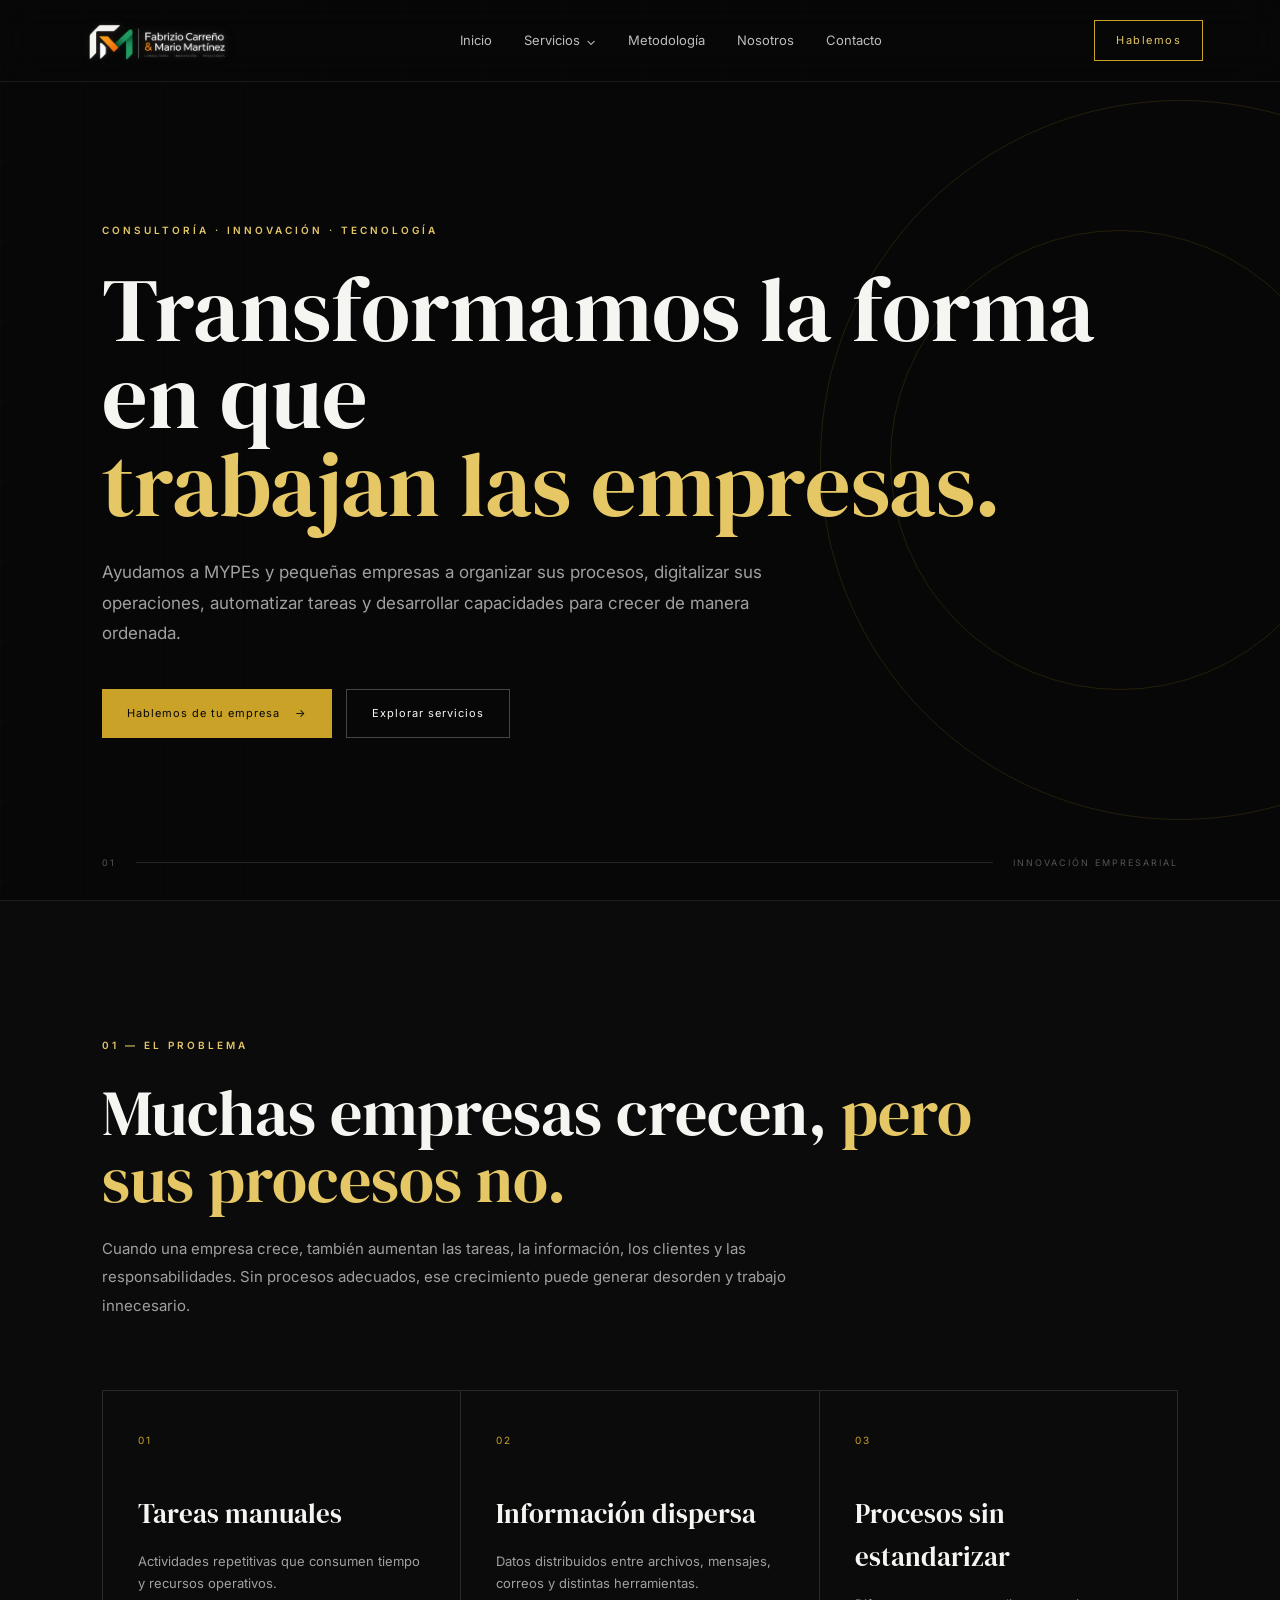
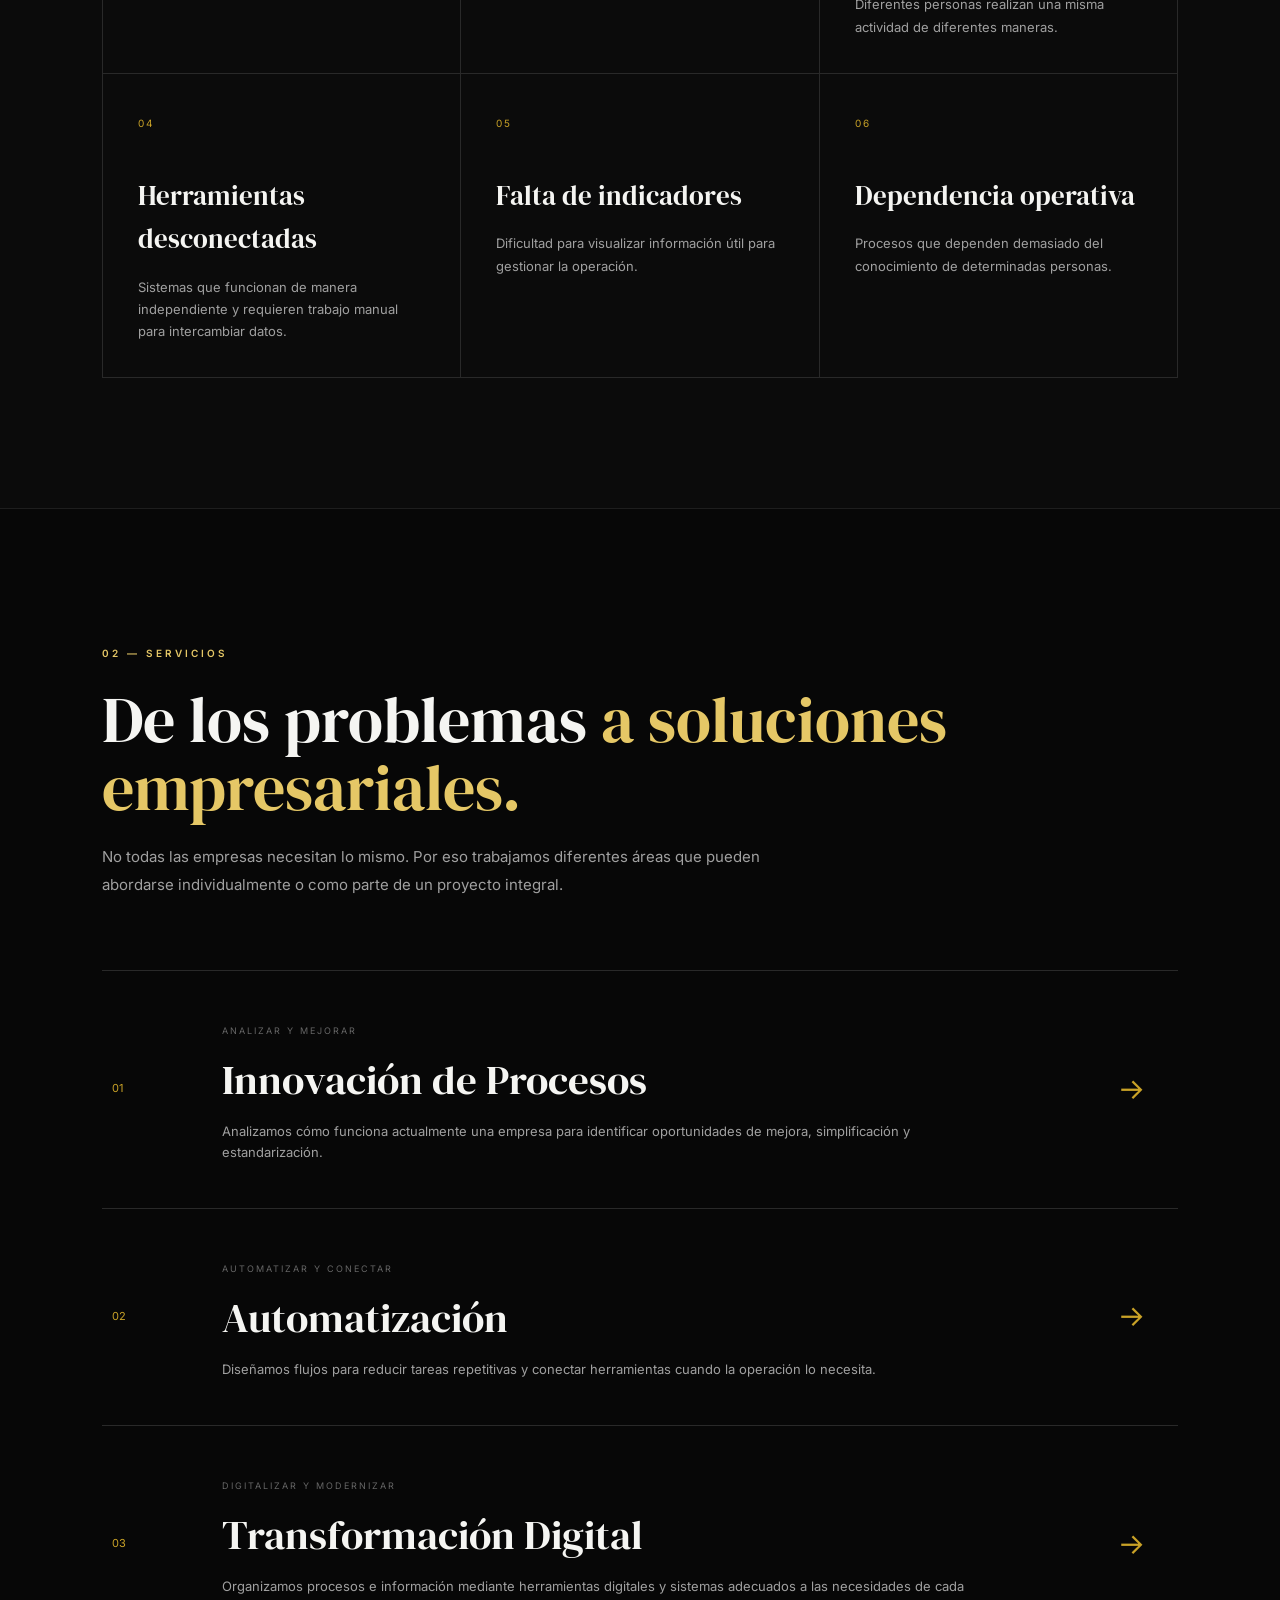
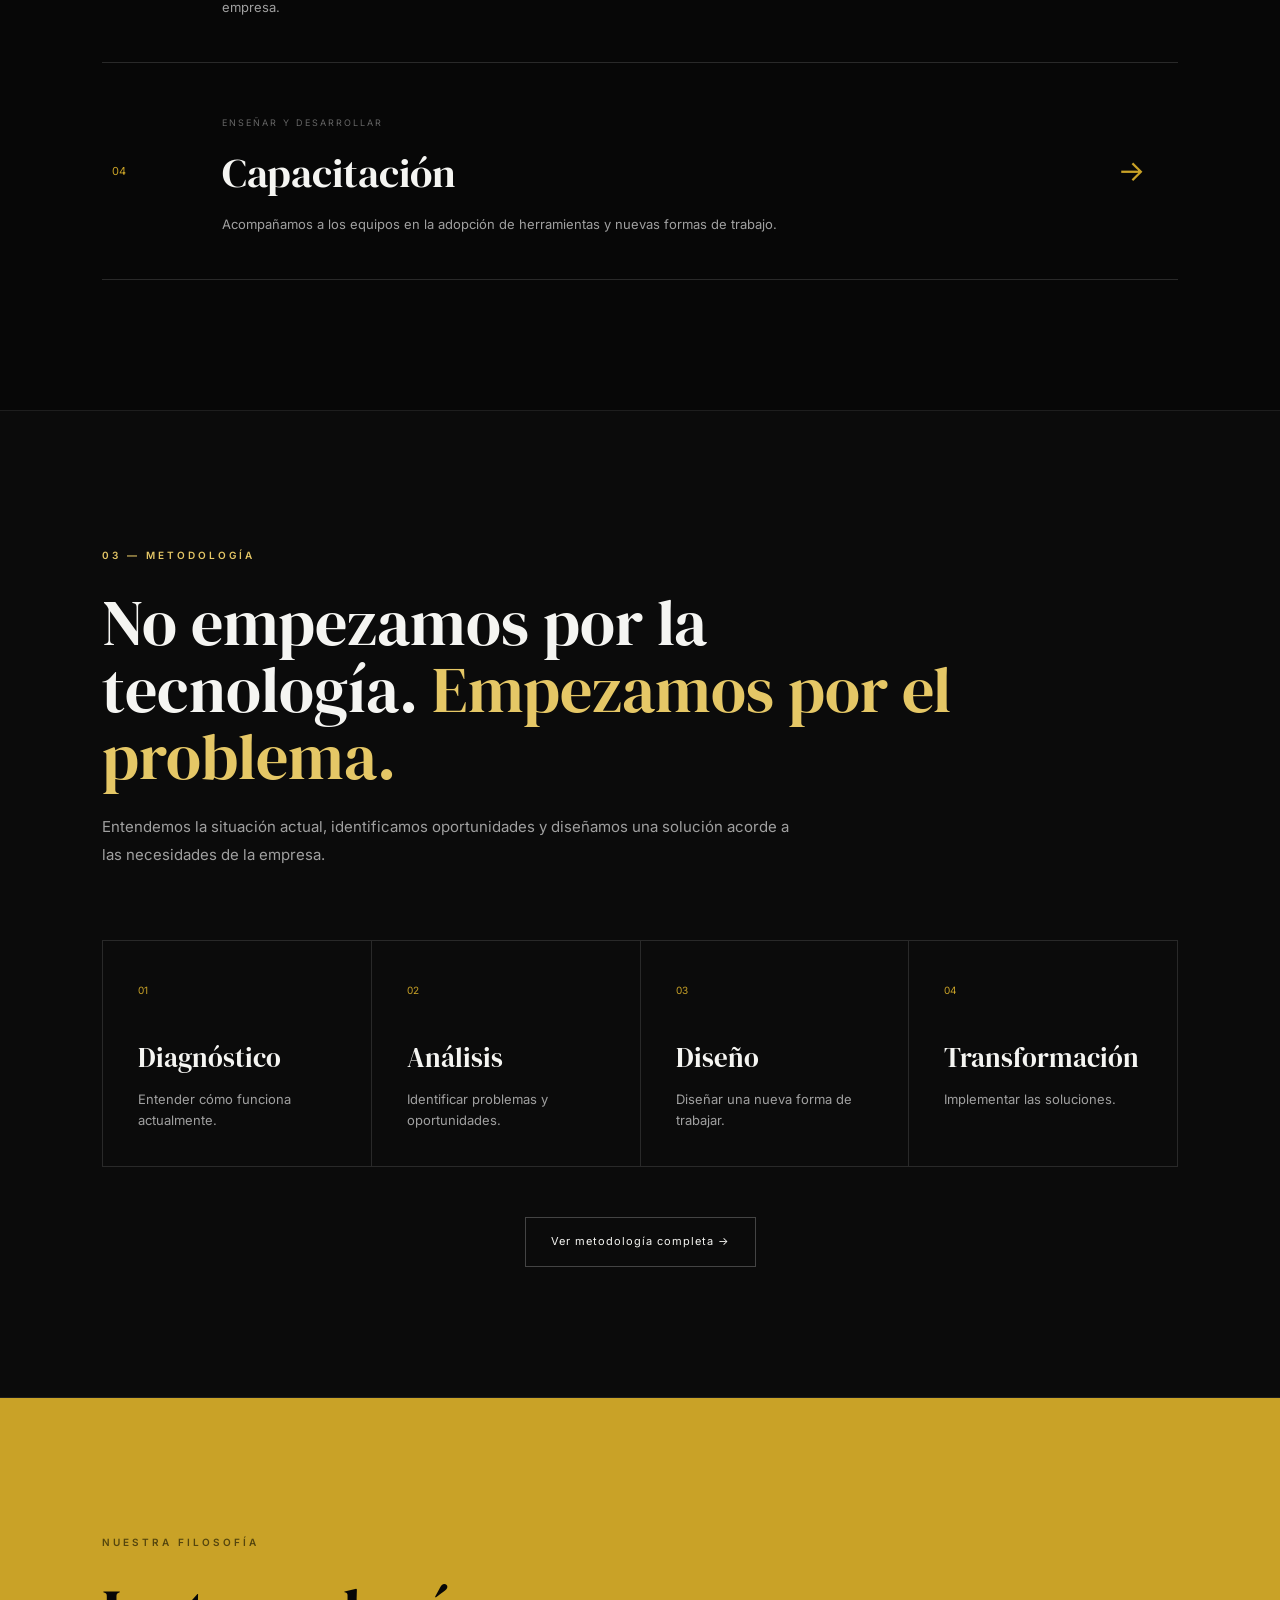
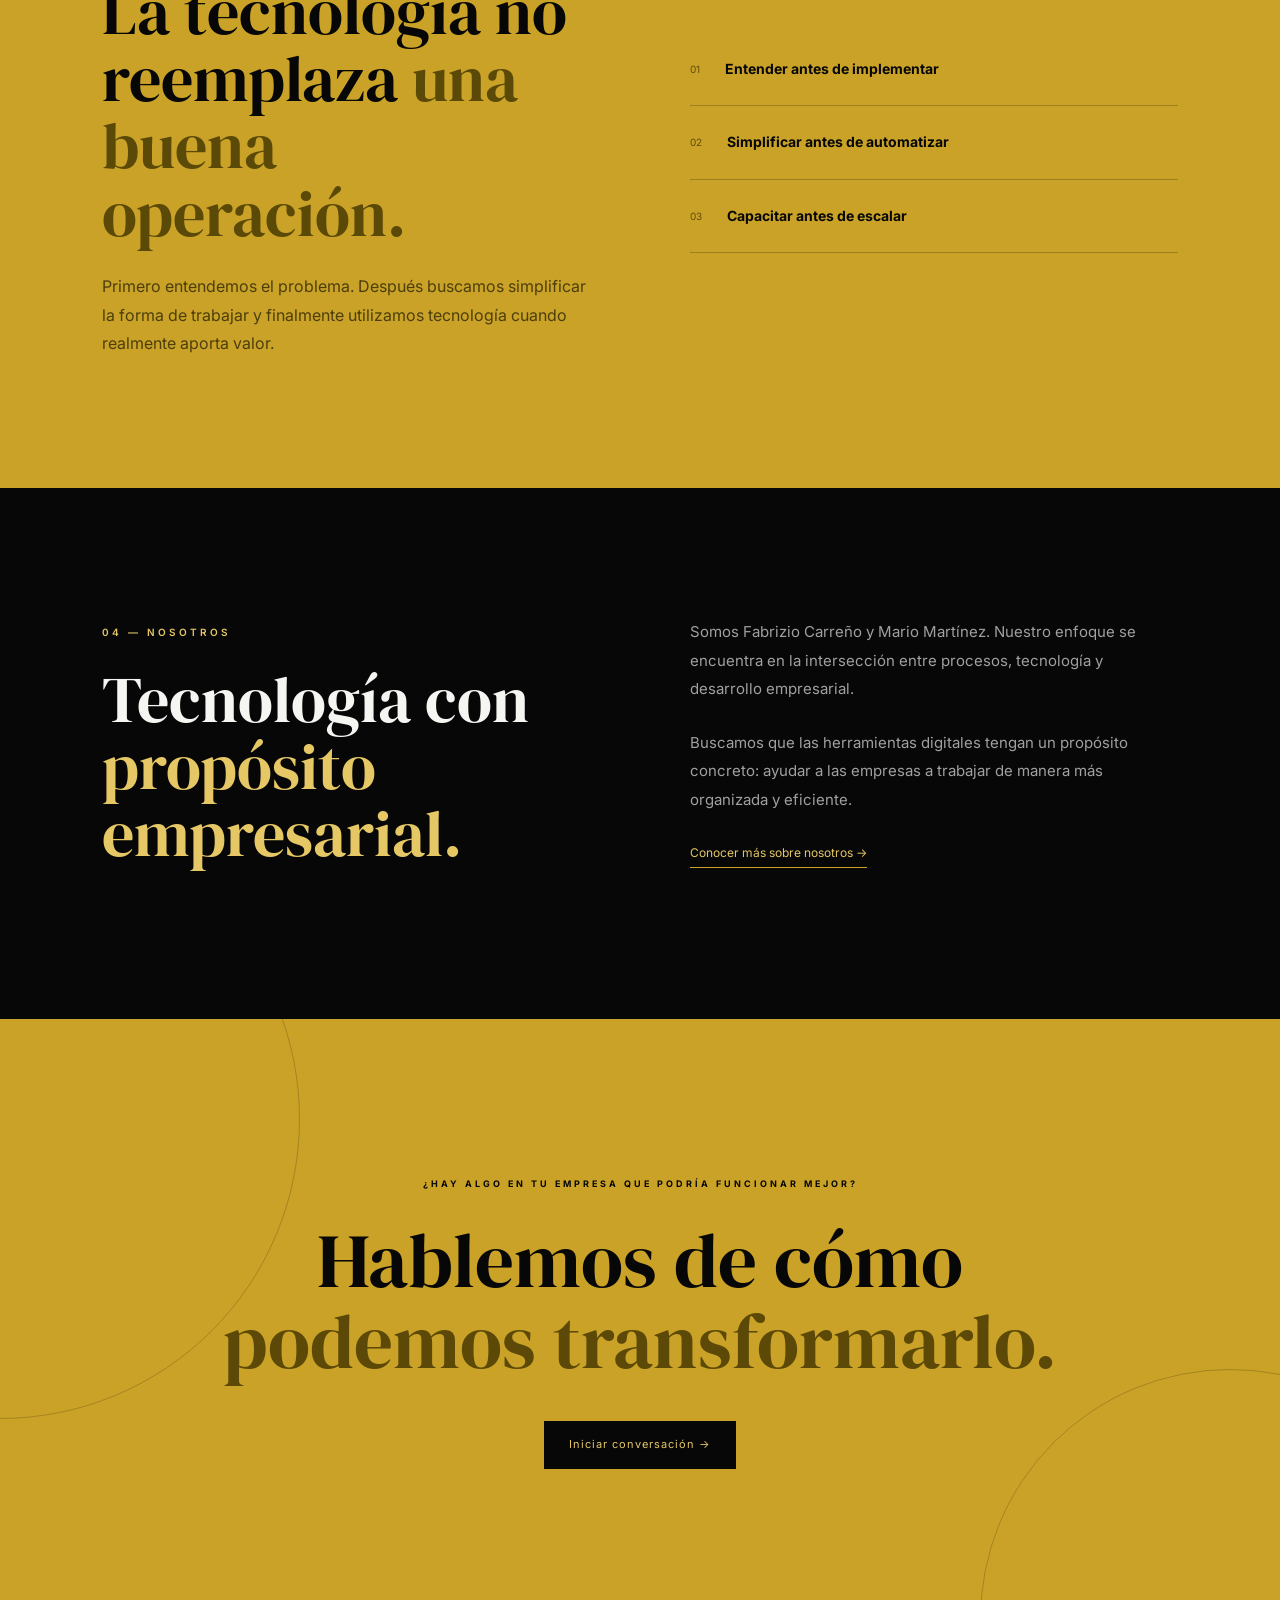
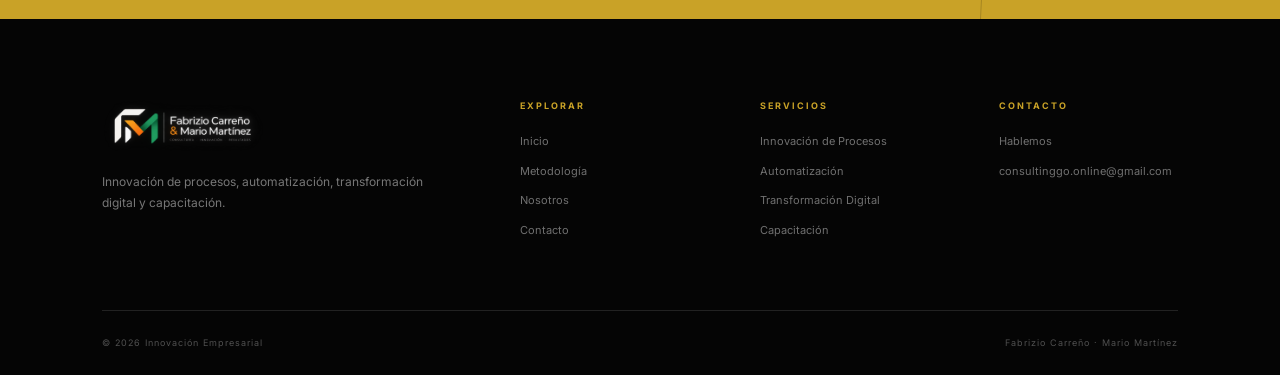
<file: index.html>
<!DOCTYPE html>
<html lang="es">
<head>
    <meta charset="UTF-8">
    <meta name="viewport" content="width=device-width, initial-scale=1.0">

    <title>Innovación Empresarial | Fabrizio Carreño & Mario Martínez</title>

    <meta
        name="description"
        content="Consultoría en innovación de procesos, automatización, transformación digital y capacitación para MYPEs y pequeñas empresas."
    >

    <link rel="preconnect" href="https://fonts.googleapis.com">
    <link rel="preconnect" href="https://fonts.gstatic.com" crossorigin>

    <link
        href="https://fonts.googleapis.com/css2?family=DM+Serif+Display&family=Inter:wght@300;400;500;600;700&display=swap"
        rel="stylesheet"
    >

    <link rel="stylesheet" href="styles.css">
</head>

<body>

<!-- ==================================================
     NAVBAR
================================================== -->

<header class="navbar">

    <a href="index.html" class="logo">
        <img src="assets/logo.svg" alt="Innovación Empresarial">
    </a>

    <nav class="nav-links">

        <a href="index.html">Inicio</a>

        <div class="nav-dropdown">

            <a href="#servicios">
                Servicios
                <span>⌄</span>
            </a>

            <div class="dropdown-menu">

                <a href="servicios/innovacion-procesos.html">
                    Innovación de Procesos
                </a>

                <a href="servicios/automatizacion.html">
                    Automatización
                </a>

                <a href="servicios/transformacion-digital.html">
                    Transformación Digital
                </a>

                <a href="servicios/capacitacion.html">
                    Capacitación
                </a>

            </div>

        </div>

        <a href="metodologia.html">Metodología</a>

        <a href="nosotros.html">Nosotros</a>

        <a href="contacto.html">Contacto</a>

    </nav>

    <a href="contacto.html" class="nav-button">
        Hablemos
    </a>

    <button class="menu-button" id="menuButton">
        ☰
    </button>

</header>


<!-- ==================================================
     MOBILE MENU
================================================== -->

<div class="mobile-menu" id="mobileMenu">

    <a href="index.html">Inicio</a>

    <a href="servicios/innovacion-procesos.html">
        Innovación de Procesos
    </a>

    <a href="servicios/automatizacion.html">
        Automatización
    </a>

    <a href="servicios/transformacion-digital.html">
        Transformación Digital
    </a>

    <a href="servicios/capacitacion.html">
        Capacitación
    </a>

    <a href="metodologia.html">Metodología</a>

    <a href="nosotros.html">Nosotros</a>

    <a href="contacto.html">Contacto</a>

</div>


<!-- ==================================================
     HERO
================================================== -->

<section class="hero">

    <div class="hero-grid"></div>

    <div class="hero-orbit orbit-one"></div>
    <div class="hero-orbit orbit-two"></div>

    <div class="hero-content">

        <div class="eyebrow">
            CONSULTORÍA · INNOVACIÓN · TECNOLOGÍA
        </div>

        <h1>
            Transformamos la forma en que
            <span>trabajan las empresas.</span>
        </h1>

        <p class="hero-description">

            Ayudamos a MYPEs y pequeñas empresas a organizar
            sus procesos, digitalizar sus operaciones, automatizar
            tareas y desarrollar capacidades para crecer de manera
            ordenada.

        </p>

        <div class="hero-buttons">

            <a href="contacto.html" class="button button-gold">
                Hablemos de tu empresa
                <span>→</span>
            </a>

            <a href="#servicios" class="button button-outline">
                Explorar servicios
            </a>

        </div>

    </div>

    <div class="hero-bottom">

        <span>01</span>

        <div></div>

        <span>INNOVACIÓN EMPRESARIAL</span>

    </div>

</section>


<!-- ==================================================
     PROBLEMA
================================================== -->

<section class="section dark-section">

    <div class="section-header">

        <span class="section-number">
            01 — EL PROBLEMA
        </span>

        <h2>
            Muchas empresas crecen,
            <em>pero sus procesos no.</em>
        </h2>

        <p>
            Cuando una empresa crece, también aumentan las tareas,
            la información, los clientes y las responsabilidades.
            Sin procesos adecuados, ese crecimiento puede generar
            desorden y trabajo innecesario.
        </p>

    </div>


    <div class="problem-grid">

        <article class="problem-card">
            <span>01</span>
            <h3>Tareas manuales</h3>
            <p>
                Actividades repetitivas que consumen tiempo
                y recursos operativos.
            </p>
        </article>

        <article class="problem-card">
            <span>02</span>
            <h3>Información dispersa</h3>
            <p>
                Datos distribuidos entre archivos, mensajes,
                correos y distintas herramientas.
            </p>
        </article>

        <article class="problem-card">
            <span>03</span>
            <h3>Procesos sin estandarizar</h3>
            <p>
                Diferentes personas realizan una misma actividad
                de diferentes maneras.
            </p>
        </article>

        <article class="problem-card">
            <span>04</span>
            <h3>Herramientas desconectadas</h3>
            <p>
                Sistemas que funcionan de manera independiente
                y requieren trabajo manual para intercambiar datos.
            </p>
        </article>

        <article class="problem-card">
            <span>05</span>
            <h3>Falta de indicadores</h3>
            <p>
                Dificultad para visualizar información útil
                para gestionar la operación.
            </p>
        </article>

        <article class="problem-card">
            <span>06</span>
            <h3>Dependencia operativa</h3>
            <p>
                Procesos que dependen demasiado del conocimiento
                de determinadas personas.
            </p>
        </article>

    </div>

</section>


<!-- ==================================================
     SERVICIOS
================================================== -->

<section class="section" id="servicios">

    <div class="section-header">

        <span class="section-number">
            02 — SERVICIOS
        </span>

        <h2>
            De los problemas
            <em>a soluciones empresariales.</em>
        </h2>

        <p>
            No todas las empresas necesitan lo mismo.
            Por eso trabajamos diferentes áreas que pueden
            abordarse individualmente o como parte de un
            proyecto integral.
        </p>

    </div>


    <div class="services-list">

        <a href="servicios/innovacion-procesos.html" class="service">

            <div class="service-number">01</div>

            <div class="service-main">

                <span>ANALIZAR Y MEJORAR</span>

                <h3>Innovación de Procesos</h3>

                <p>
                    Analizamos cómo funciona actualmente una empresa
                    para identificar oportunidades de mejora,
                    simplificación y estandarización.
                </p>

            </div>

            <div class="service-arrow">→</div>

        </a>


        <a href="servicios/automatizacion.html" class="service">

            <div class="service-number">02</div>

            <div class="service-main">

                <span>AUTOMATIZAR Y CONECTAR</span>

                <h3>Automatización</h3>

                <p>
                    Diseñamos flujos para reducir tareas repetitivas
                    y conectar herramientas cuando la operación
                    lo necesita.
                </p>

            </div>

            <div class="service-arrow">→</div>

        </a>


        <a href="servicios/transformacion-digital.html" class="service">

            <div class="service-number">03</div>

            <div class="service-main">

                <span>DIGITALIZAR Y MODERNIZAR</span>

                <h3>Transformación Digital</h3>

                <p>
                    Organizamos procesos e información mediante
                    herramientas digitales y sistemas adecuados
                    a las necesidades de cada empresa.
                </p>

            </div>

            <div class="service-arrow">→</div>

        </a>


        <a href="servicios/capacitacion.html" class="service">

            <div class="service-number">04</div>

            <div class="service-main">

                <span>ENSEÑAR Y DESARROLLAR</span>

                <h3>Capacitación</h3>

                <p>
                    Acompañamos a los equipos en la adopción
                    de herramientas y nuevas formas de trabajo.
                </p>

            </div>

            <div class="service-arrow">→</div>

        </a>

    </div>

</section>


<!-- ==================================================
     METODOLOGÍA PREVIEW
================================================== -->

<section class="section dark-section">

    <div class="section-header">

        <span class="section-number">
            03 — METODOLOGÍA
        </span>

        <h2>
            No empezamos por la tecnología.
            <em>Empezamos por el problema.</em>
        </h2>

        <p>
            Entendemos la situación actual, identificamos
            oportunidades y diseñamos una solución acorde
            a las necesidades de la empresa.
        </p>

    </div>


    <div class="method-grid">

        <div>
            <span>01</span>
            <h3>Diagnóstico</h3>
            <p>Entender cómo funciona actualmente.</p>
        </div>

        <div>
            <span>02</span>
            <h3>Análisis</h3>
            <p>Identificar problemas y oportunidades.</p>
        </div>

        <div>
            <span>03</span>
            <h3>Diseño</h3>
            <p>Diseñar una nueva forma de trabajar.</p>
        </div>

        <div>
            <span>04</span>
            <h3>Transformación</h3>
            <p>Implementar las soluciones.</p>
        </div>

    </div>


    <div class="center-button">

        <a href="metodologia.html" class="button button-outline">
            Ver metodología completa →
        </a>

    </div>

</section>


<!-- ==================================================
     FILOSOFÍA
================================================== -->

<section class="philosophy">

    <div class="philosophy-content">

        <span class="section-number">
            NUESTRA FILOSOFÍA
        </span>

        <h2>
            La tecnología no reemplaza
            <em>una buena operación.</em>
        </h2>

        <p>
            Primero entendemos el problema. Después buscamos
            simplificar la forma de trabajar y finalmente
            utilizamos tecnología cuando realmente aporta valor.
        </p>

    </div>


    <div class="philosophy-principles">

        <div>
            <span>01</span>
            <strong>Entender antes de implementar</strong>
        </div>

        <div>
            <span>02</span>
            <strong>Simplificar antes de automatizar</strong>
        </div>

        <div>
            <span>03</span>
            <strong>Capacitar antes de escalar</strong>
        </div>

    </div>

</section>


<!-- ==================================================
     NOSOTROS PREVIEW
================================================== -->

<section class="section">

    <div class="about-grid">

        <div>

            <span class="section-number">
                04 — NOSOTROS
            </span>

            <h2>
                Tecnología con
                <em>propósito empresarial.</em>
            </h2>

        </div>

        <div>

            <p>
                Somos Fabrizio Carreño y Mario Martínez.
                Nuestro enfoque se encuentra en la intersección
                entre procesos, tecnología y desarrollo empresarial.
            </p>

            <p>
                Buscamos que las herramientas digitales tengan
                un propósito concreto: ayudar a las empresas
                a trabajar de manera más organizada y eficiente.
            </p>

            <a href="nosotros.html" class="text-link">
                Conocer más sobre nosotros →
            </a>

        </div>

    </div>

</section>


<!-- ==================================================
     CTA
================================================== -->

<section class="cta-section">

    <div class="cta-circle circle-one"></div>
    <div class="cta-circle circle-two"></div>

    <div class="cta-content">

        <span>
            ¿HAY ALGO EN TU EMPRESA QUE PODRÍA FUNCIONAR MEJOR?
        </span>

        <h2>
            Hablemos de cómo
            <em>podemos transformarlo.</em>
        </h2>

        <a href="contacto.html" class="button button-dark">
            Iniciar conversación →
        </a>

    </div>

</section>


<!-- ==================================================
     FOOTER
================================================== -->

<footer class="footer">

    <div class="footer-main">

        <div>

            <a href="index.html" class="logo footer-logo">
                <img src="assets/logo.svg" alt="Innovación Empresarial">
            </a>

            <p>
                Innovación de procesos, automatización,
                transformación digital y capacitación.
            </p>

        </div>


        <div class="footer-column">

            <h4>EXPLORAR</h4>

            <a href="index.html">Inicio</a>

            <a href="metodologia.html">Metodología</a>

            <a href="nosotros.html">Nosotros</a>

            <a href="contacto.html">Contacto</a>

        </div>


        <div class="footer-column">

            <h4>SERVICIOS</h4>

            <a href="servicios/innovacion-procesos.html">
                Innovación de Procesos
            </a>

            <a href="servicios/automatizacion.html">
                Automatización
            </a>

            <a href="servicios/transformacion-digital.html">
                Transformación Digital
            </a>

            <a href="servicios/capacitacion.html">
                Capacitación
            </a>

        </div>


        <div class="footer-column">

            <h4>CONTACTO</h4>

            <a href="contacto.html">
                Hablemos
            </a>

            <a href="mailto:consultinggo.online@gmail.com">
                consultinggo.online@gmail.com
            </a>

        </div>

    </div>


    <div class="footer-bottom">

        <span>
            © 2026 Innovación Empresarial
        </span>

        <span>
            Fabrizio Carreño · Mario Martínez
        </span>

    </div>

</footer>


<script src="script.js"></script>

</body>
</html>
</file>
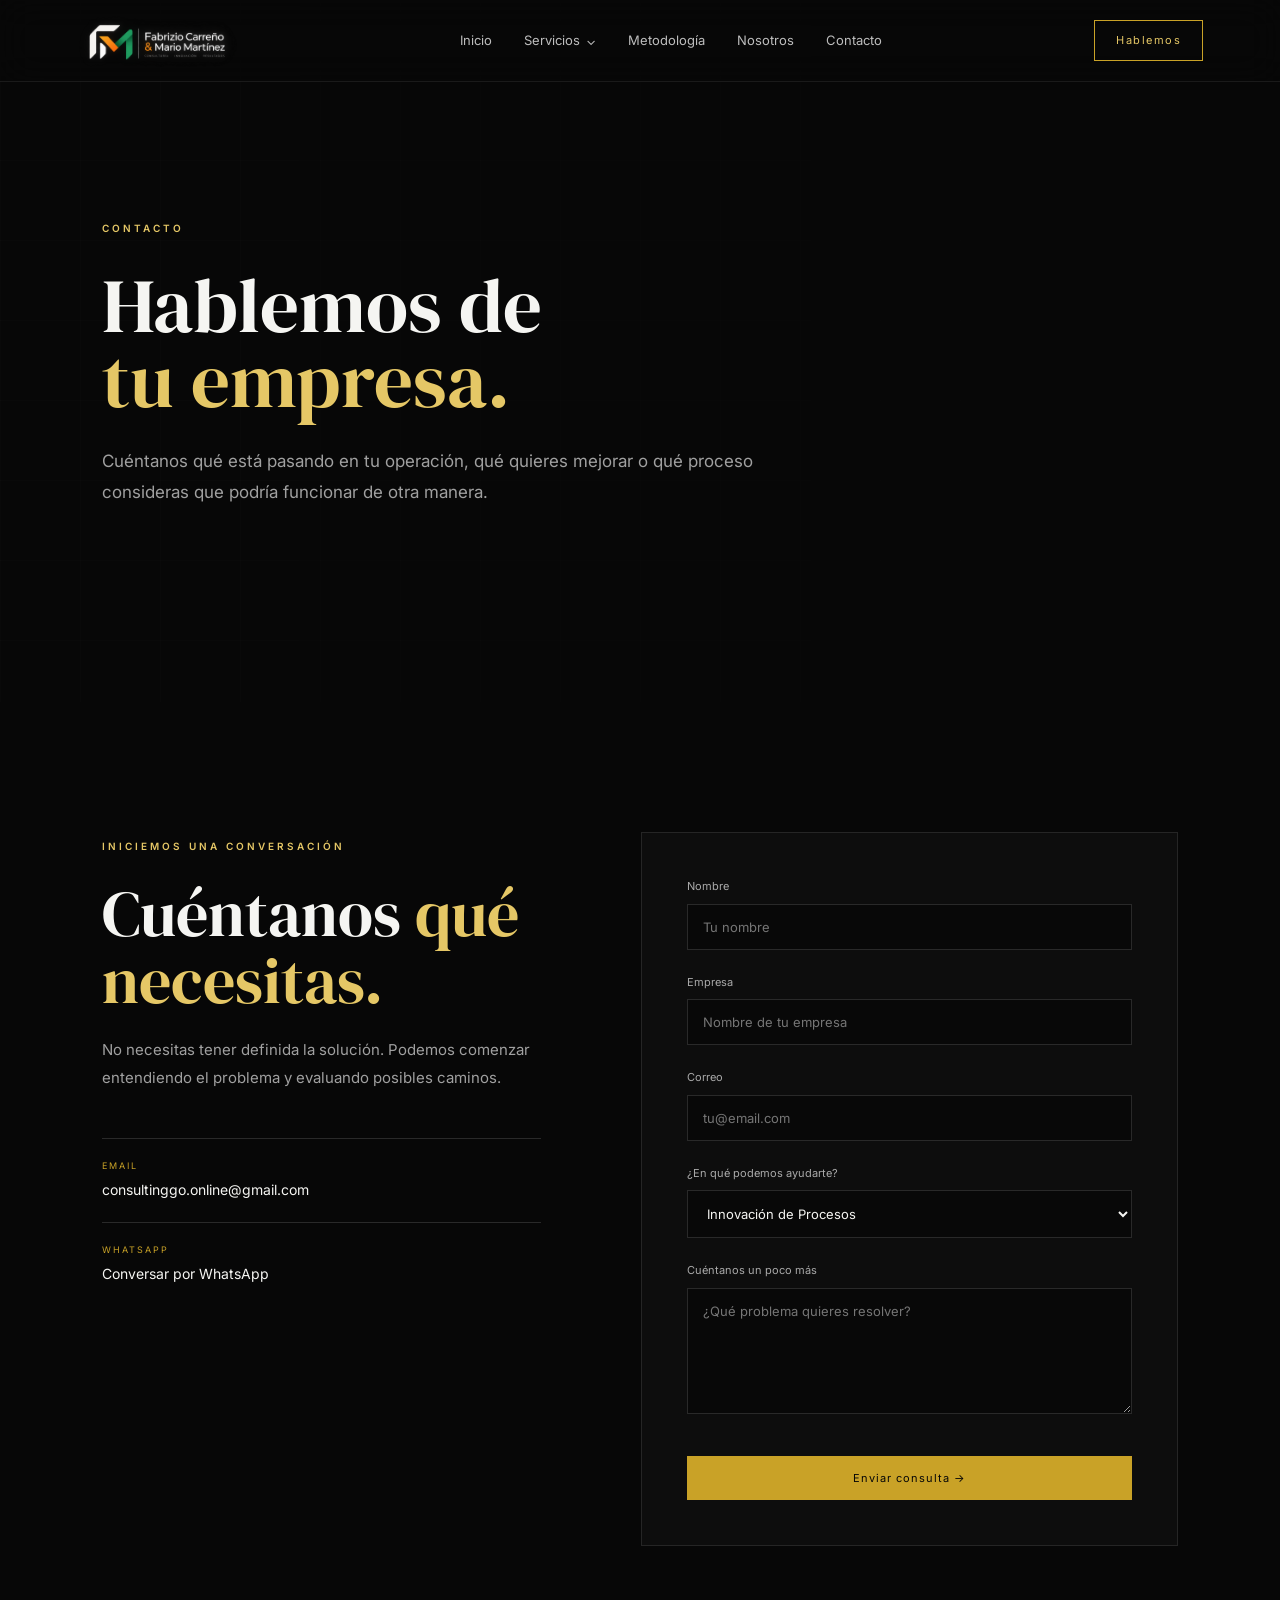
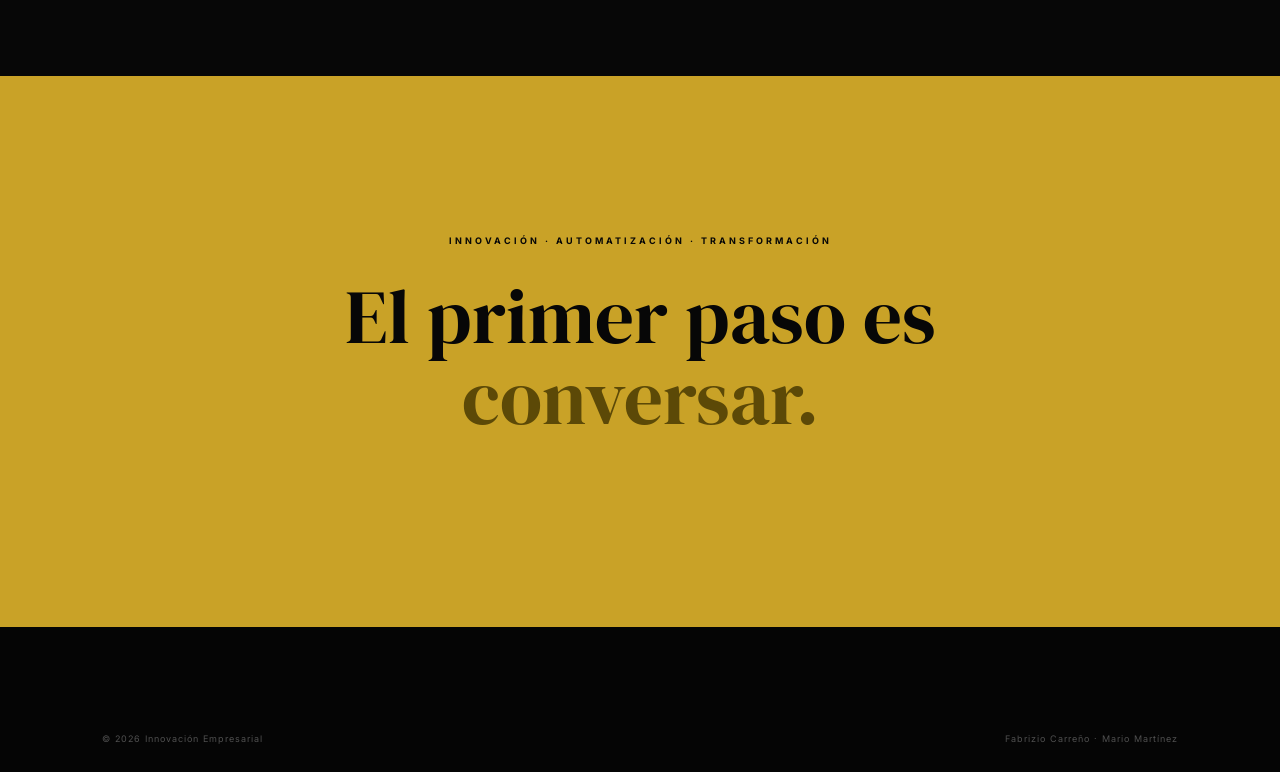
<file: contacto.html>
<!DOCTYPE html>
<html lang="es">

<head>

    <meta charset="UTF-8">
    <meta name="viewport" content="width=device-width, initial-scale=1.0">

    <title>Contacto | Innovación Empresarial</title>

    <link rel="preconnect" href="https://fonts.googleapis.com">
    <link rel="preconnect" href="https://fonts.gstatic.com" crossorigin>

    <link
        href="https://fonts.googleapis.com/css2?family=DM+Serif+Display&family=Inter:wght@300;400;500;600;700&display=swap"
        rel="stylesheet"
    >

    <link rel="stylesheet" href="styles.css">

</head>

<body>

<header class="navbar">

    <a href="index.html" class="logo">
        <img src="assets/logo.svg" alt="Innovación Empresarial">
    </a>

    <nav class="nav-links">

        <a href="index.html">Inicio</a>

        <div class="nav-dropdown">

            <a href="#">Servicios <span>⌄</span></a>

            <div class="dropdown-menu">

                <a href="servicios/innovacion-procesos.html">Innovación de Procesos</a>
                <a href="servicios/automatizacion.html">Automatización</a>
                <a href="servicios/transformacion-digital.html">Transformación Digital</a>
                <a href="servicios/capacitacion.html">Capacitación</a>

            </div>

        </div>

        <a href="metodologia.html">Metodología</a>
        <a href="nosotros.html">Nosotros</a>
        <a href="contacto.html">Contacto</a>

    </nav>

    <a href="contacto.html" class="nav-button">Hablemos</a>

    <button class="menu-button" id="menuButton">☰</button>

</header>


<div class="mobile-menu" id="mobileMenu">

    <a href="index.html">Inicio</a>
    <a href="servicios/innovacion-procesos.html">Innovación de Procesos</a>
    <a href="servicios/automatizacion.html">Automatización</a>
    <a href="servicios/transformacion-digital.html">Transformación Digital</a>
    <a href="servicios/capacitacion.html">Capacitación</a>
    <a href="metodologia.html">Metodología</a>
    <a href="nosotros.html">Nosotros</a>
    <a href="contacto.html">Contacto</a>

</div>


<section class="inner-hero contact-hero">

    <div class="hero-grid"></div>

    <div class="inner-hero-content">

        <span class="eyebrow">
            CONTACTO
        </span>

        <h1>
            Hablemos de
            <span>tu empresa.</span>
        </h1>

        <p>
            Cuéntanos qué está pasando en tu operación,
            qué quieres mejorar o qué proceso consideras
            que podría funcionar de otra manera.
        </p>

    </div>

</section>


<section class="section">

    <div class="contact-grid">

        <div class="contact-information">

            <span class="section-number">
                INICIEMOS UNA CONVERSACIÓN
            </span>

            <h2>
                Cuéntanos
                <em>qué necesitas.</em>
            </h2>

            <p>
                No necesitas tener definida la solución.
                Podemos comenzar entendiendo el problema
                y evaluando posibles caminos.
            </p>


            <div class="contact-detail">

                <span>EMAIL</span>

                <a href="mailto:consultinggo.online@gmail.com">
                    consultinggo.online@gmail.com
                </a>

            </div>


            <div class="contact-detail">

                <span>WHATSAPP</span>

                <a href="#" id="whatsappDirect">
                    Conversar por WhatsApp
                </a>

            </div>

        </div>


        <form class="contact-form" id="contactForm">

            <div class="form-group">

                <label for="nombre">
                    Nombre
                </label>

                <input
                    type="text"
                    id="nombre"
                    name="nombre"
                    placeholder="Tu nombre"
                    required
                >

            </div>


            <div class="form-group">

                <label for="empresa">
                    Empresa
                </label>

                <input
                    type="text"
                    id="empresa"
                    name="empresa"
                    placeholder="Nombre de tu empresa"
                >

            </div>


            <div class="form-group">

                <label for="email">
                    Correo
                </label>

                <input
                    type="email"
                    id="email"
                    name="email"
                    placeholder="tu@email.com"
                    required
                >

            </div>


            <div class="form-group">

                <label for="servicio">
                    ¿En qué podemos ayudarte?
                </label>

                <select id="servicio" name="servicio">

                    <option value="Innovación de Procesos">
                        Innovación de Procesos
                    </option>

                    <option value="Automatización">
                        Automatización
                    </option>

                    <option value="Transformación Digital">
                        Transformación Digital
                    </option>

                    <option value="Capacitación">
                        Capacitación
                    </option>

                    <option value="No estoy seguro">
                        No estoy seguro
                    </option>

                </select>

            </div>


            <div class="form-group">

                <label for="mensaje">
                    Cuéntanos un poco más
                </label>

                <textarea
                    id="mensaje"
                    name="mensaje"
                    rows="6"
                    placeholder="¿Qué problema quieres resolver?"
                    required
                ></textarea>

            </div>


            <button
                type="submit"
                class="button button-gold form-button"
            >
                Enviar consulta →
            </button>

        </form>

    </div>

</section>


<section class="cta-section">

    <div class="cta-content">

        <span>
            INNOVACIÓN · AUTOMATIZACIÓN · TRANSFORMACIÓN
        </span>

        <h2>
            El primer paso es
            <em>conversar.</em>
        </h2>

    </div>

</section>


<footer class="footer">

    <div class="footer-bottom">

        <span>© 2026 Innovación Empresarial</span>

        <span>Fabrizio Carreño · Mario Martínez</span>

    </div>

</footer>

<script src="script.js"></script>

</body>
</html>
</file>
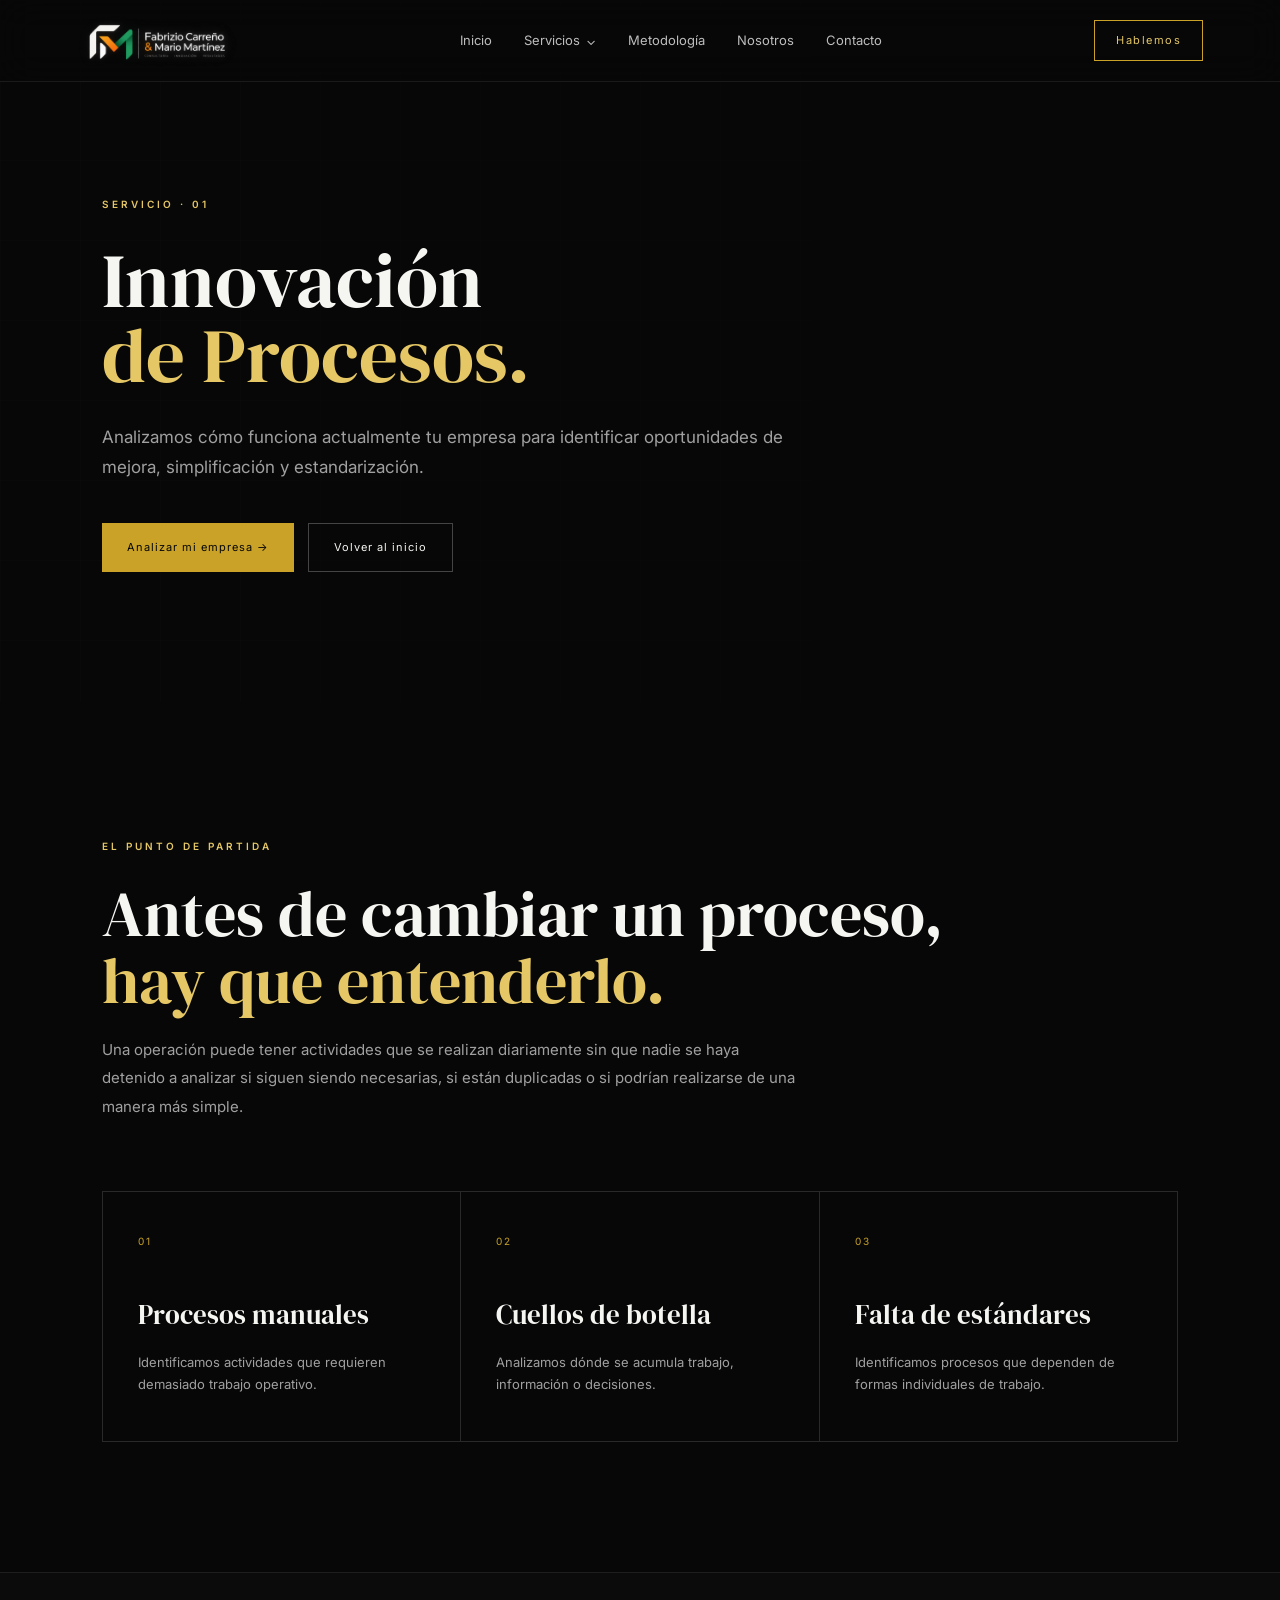
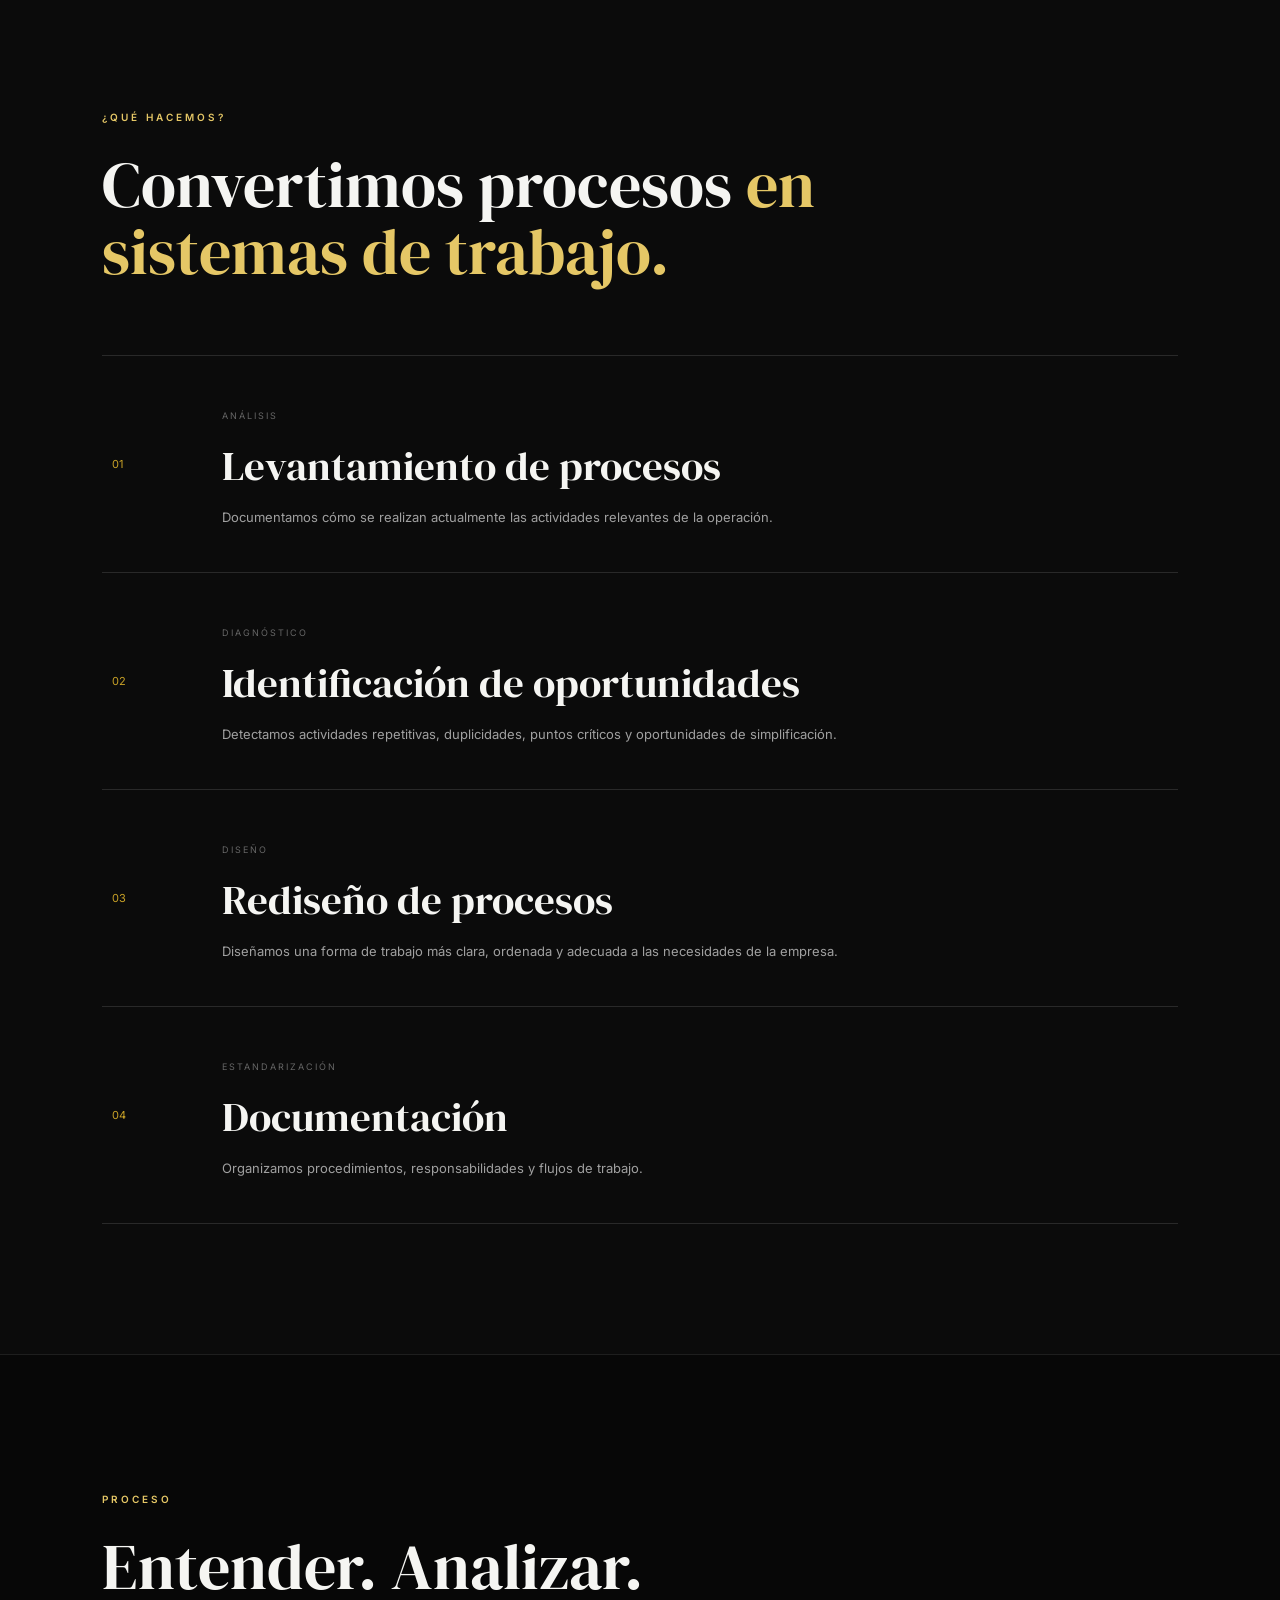
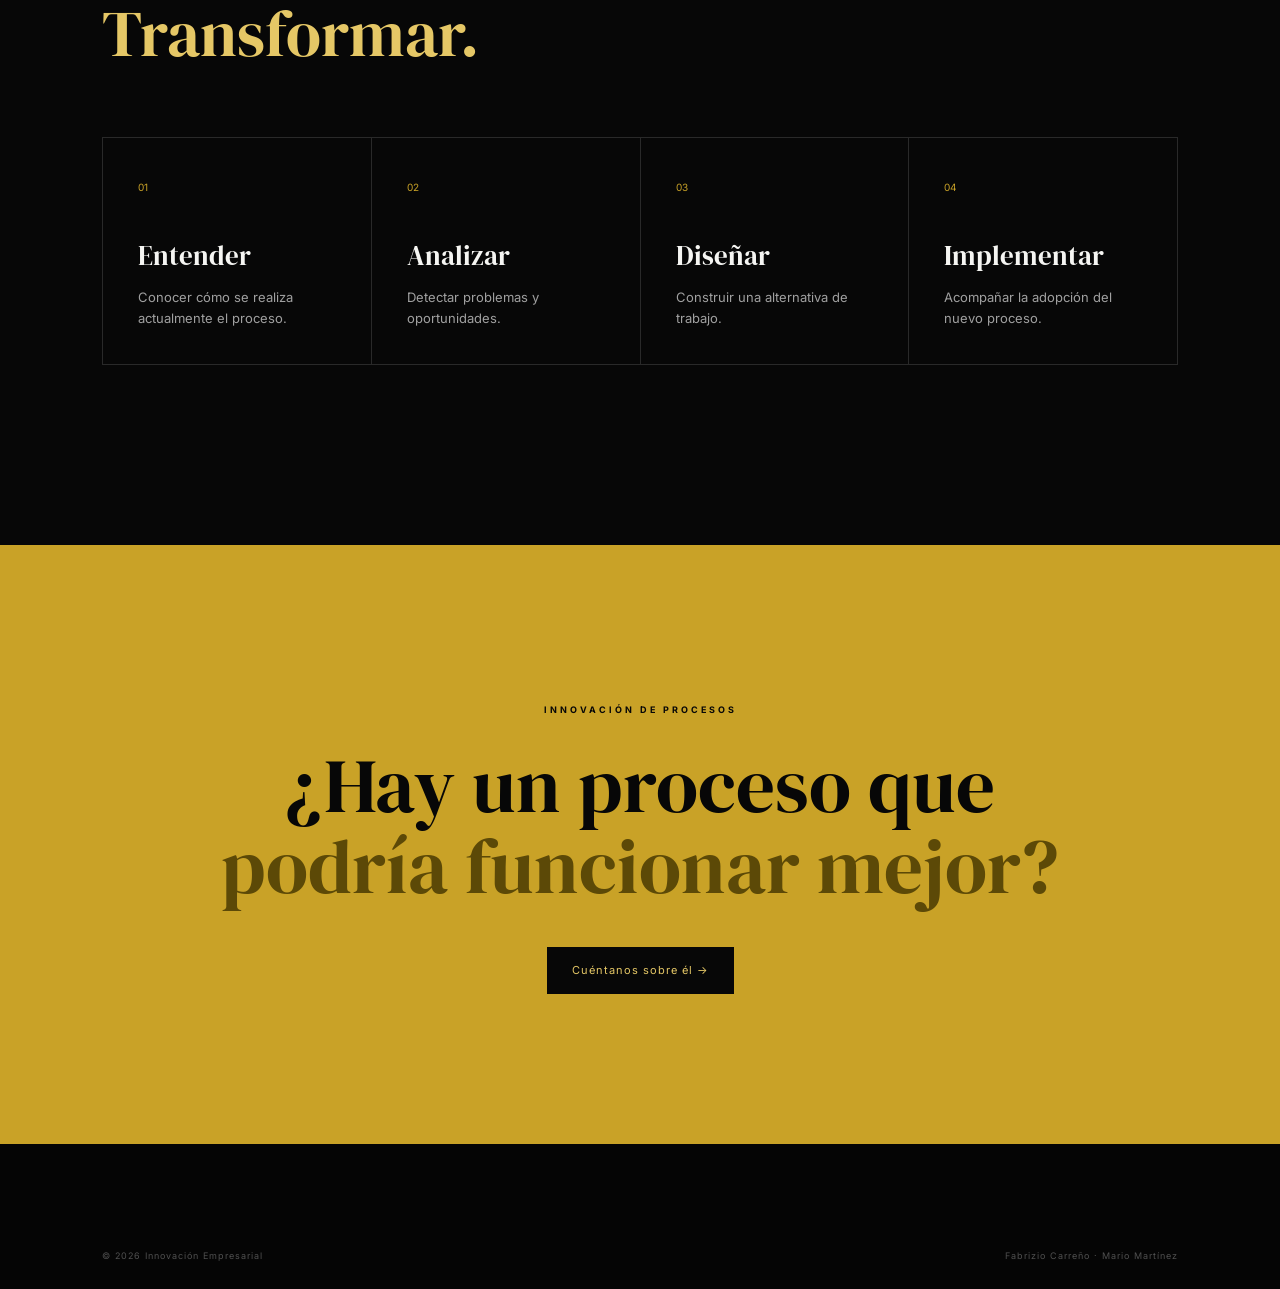
<file: innovacion-procesos.html>
<!DOCTYPE html>
<html lang="es">

<head>

    <meta charset="UTF-8">
    <meta name="viewport" content="width=device-width, initial-scale=1.0">

    <title>Innovación de Procesos | Innovación Empresarial</title>

    <meta
        name="description"
        content="Analizamos y mejoramos procesos empresariales para MYPEs y pequeñas empresas."
    >

    <link rel="preconnect" href="https://fonts.googleapis.com">
    <link rel="preconnect" href="https://fonts.gstatic.com" crossorigin>

    <link
        href="https://fonts.googleapis.com/css2?family=DM+Serif+Display&family=Inter:wght@300;400;500;600;700&display=swap"
        rel="stylesheet"
    >

    <link rel="stylesheet" href="../styles.css">

</head>

<body>

<header class="navbar">

    <a href="../index.html" class="logo">
        <img src="../assets/logo.svg" alt="Innovación Empresarial">
    </a>

    <nav class="nav-links">

        <a href="../index.html">Inicio</a>

        <div class="nav-dropdown">

            <a href="#">
                Servicios <span>⌄</span>
            </a>

            <div class="dropdown-menu">

                <a href="innovacion-procesos.html">
                    Innovación de Procesos
                </a>

                <a href="automatizacion.html">
                    Automatización
                </a>

                <a href="transformacion-digital.html">
                    Transformación Digital
                </a>

                <a href="capacitacion.html">
                    Capacitación
                </a>

            </div>

        </div>

        <a href="../metodologia.html">Metodología</a>

        <a href="../nosotros.html">Nosotros</a>

        <a href="../contacto.html">Contacto</a>

    </nav>

    <a href="../contacto.html" class="nav-button">
        Hablemos
    </a>

    <button class="menu-button" id="menuButton">☰</button>

</header>


<div class="mobile-menu" id="mobileMenu">

    <a href="../index.html">Inicio</a>

    <a href="innovacion-procesos.html">
        Innovación de Procesos
    </a>

    <a href="automatizacion.html">
        Automatización
    </a>

    <a href="transformacion-digital.html">
        Transformación Digital
    </a>

    <a href="capacitacion.html">
        Capacitación
    </a>

    <a href="../metodologia.html">Metodología</a>

    <a href="../nosotros.html">Nosotros</a>

    <a href="../contacto.html">Contacto</a>

</div>


<section class="inner-hero">

    <div class="hero-grid"></div>

    <div class="inner-hero-content">

        <span class="eyebrow">
            SERVICIO · 01
        </span>

        <h1>
            Innovación
            <span>de Procesos.</span>
        </h1>

        <p>
            Analizamos cómo funciona actualmente tu empresa
            para identificar oportunidades de mejora,
            simplificación y estandarización.
        </p>

        <div class="hero-buttons">

            <a href="../contacto.html" class="button button-gold">
                Analizar mi empresa →
            </a>

            <a href="../index.html" class="button button-outline">
                Volver al inicio
            </a>

        </div>

    </div>

</section>


<section class="section">

    <div class="section-header">

        <span class="section-number">
            EL PUNTO DE PARTIDA
        </span>

        <h2>
            Antes de cambiar un proceso,
            <em>hay que entenderlo.</em>
        </h2>

        <p>
            Una operación puede tener actividades que se realizan
            diariamente sin que nadie se haya detenido a analizar
            si siguen siendo necesarias, si están duplicadas o si
            podrían realizarse de una manera más simple.
        </p>

    </div>


    <div class="problem-grid">

        <article class="problem-card">

            <span>01</span>

            <h3>Procesos manuales</h3>

            <p>
                Identificamos actividades que requieren
                demasiado trabajo operativo.
            </p>

        </article>

        <article class="problem-card">

            <span>02</span>

            <h3>Cuellos de botella</h3>

            <p>
                Analizamos dónde se acumula trabajo,
                información o decisiones.
            </p>

        </article>

        <article class="problem-card">

            <span>03</span>

            <h3>Falta de estándares</h3>

            <p>
                Identificamos procesos que dependen
                de formas individuales de trabajo.
            </p>

        </article>

    </div>

</section>


<section class="section dark-section">

    <div class="section-header">

        <span class="section-number">
            ¿QUÉ HACEMOS?
        </span>

        <h2>
            Convertimos procesos
            <em>en sistemas de trabajo.</em>
        </h2>

    </div>


    <div class="services-list">

        <div class="service">

            <div class="service-number">01</div>

            <div class="service-main">

                <span>ANÁLISIS</span>

                <h3>Levantamiento de procesos</h3>

                <p>
                    Documentamos cómo se realizan actualmente
                    las actividades relevantes de la operación.
                </p>

            </div>

        </div>


        <div class="service">

            <div class="service-number">02</div>

            <div class="service-main">

                <span>DIAGNÓSTICO</span>

                <h3>Identificación de oportunidades</h3>

                <p>
                    Detectamos actividades repetitivas,
                    duplicidades, puntos críticos y oportunidades
                    de simplificación.
                </p>

            </div>

        </div>


        <div class="service">

            <div class="service-number">03</div>

            <div class="service-main">

                <span>DISEÑO</span>

                <h3>Rediseño de procesos</h3>

                <p>
                    Diseñamos una forma de trabajo más clara,
                    ordenada y adecuada a las necesidades
                    de la empresa.
                </p>

            </div>

        </div>


        <div class="service">

            <div class="service-number">04</div>

            <div class="service-main">

                <span>ESTANDARIZACIÓN</span>

                <h3>Documentación</h3>

                <p>
                    Organizamos procedimientos, responsabilidades
                    y flujos de trabajo.
                </p>

            </div>

        </div>

    </div>

</section>


<section class="section">

    <div class="section-header">

        <span class="section-number">
            PROCESO
        </span>

        <h2>
            Entender.
            Analizar.
            <em>Transformar.</em>
        </h2>

    </div>


    <div class="method-grid">

        <div>
            <span>01</span>
            <h3>Entender</h3>
            <p>Conocer cómo se realiza actualmente el proceso.</p>
        </div>

        <div>
            <span>02</span>
            <h3>Analizar</h3>
            <p>Detectar problemas y oportunidades.</p>
        </div>

        <div>
            <span>03</span>
            <h3>Diseñar</h3>
            <p>Construir una alternativa de trabajo.</p>
        </div>

        <div>
            <span>04</span>
            <h3>Implementar</h3>
            <p>Acompañar la adopción del nuevo proceso.</p>
        </div>

    </div>

</section>


<section class="cta-section">

    <div class="cta-content">

        <span>
            INNOVACIÓN DE PROCESOS
        </span>

        <h2>
            ¿Hay un proceso que
            <em>podría funcionar mejor?</em>
        </h2>

        <a href="../contacto.html" class="button button-dark">
            Cuéntanos sobre él →
        </a>

    </div>

</section>


<footer class="footer">

    <div class="footer-bottom">

        <span>© 2026 Innovación Empresarial</span>

        <span>
            Fabrizio Carreño · Mario Martínez
        </span>

    </div>

</footer>

<script src="../script.js"></script>

</body>
</html>
</file>
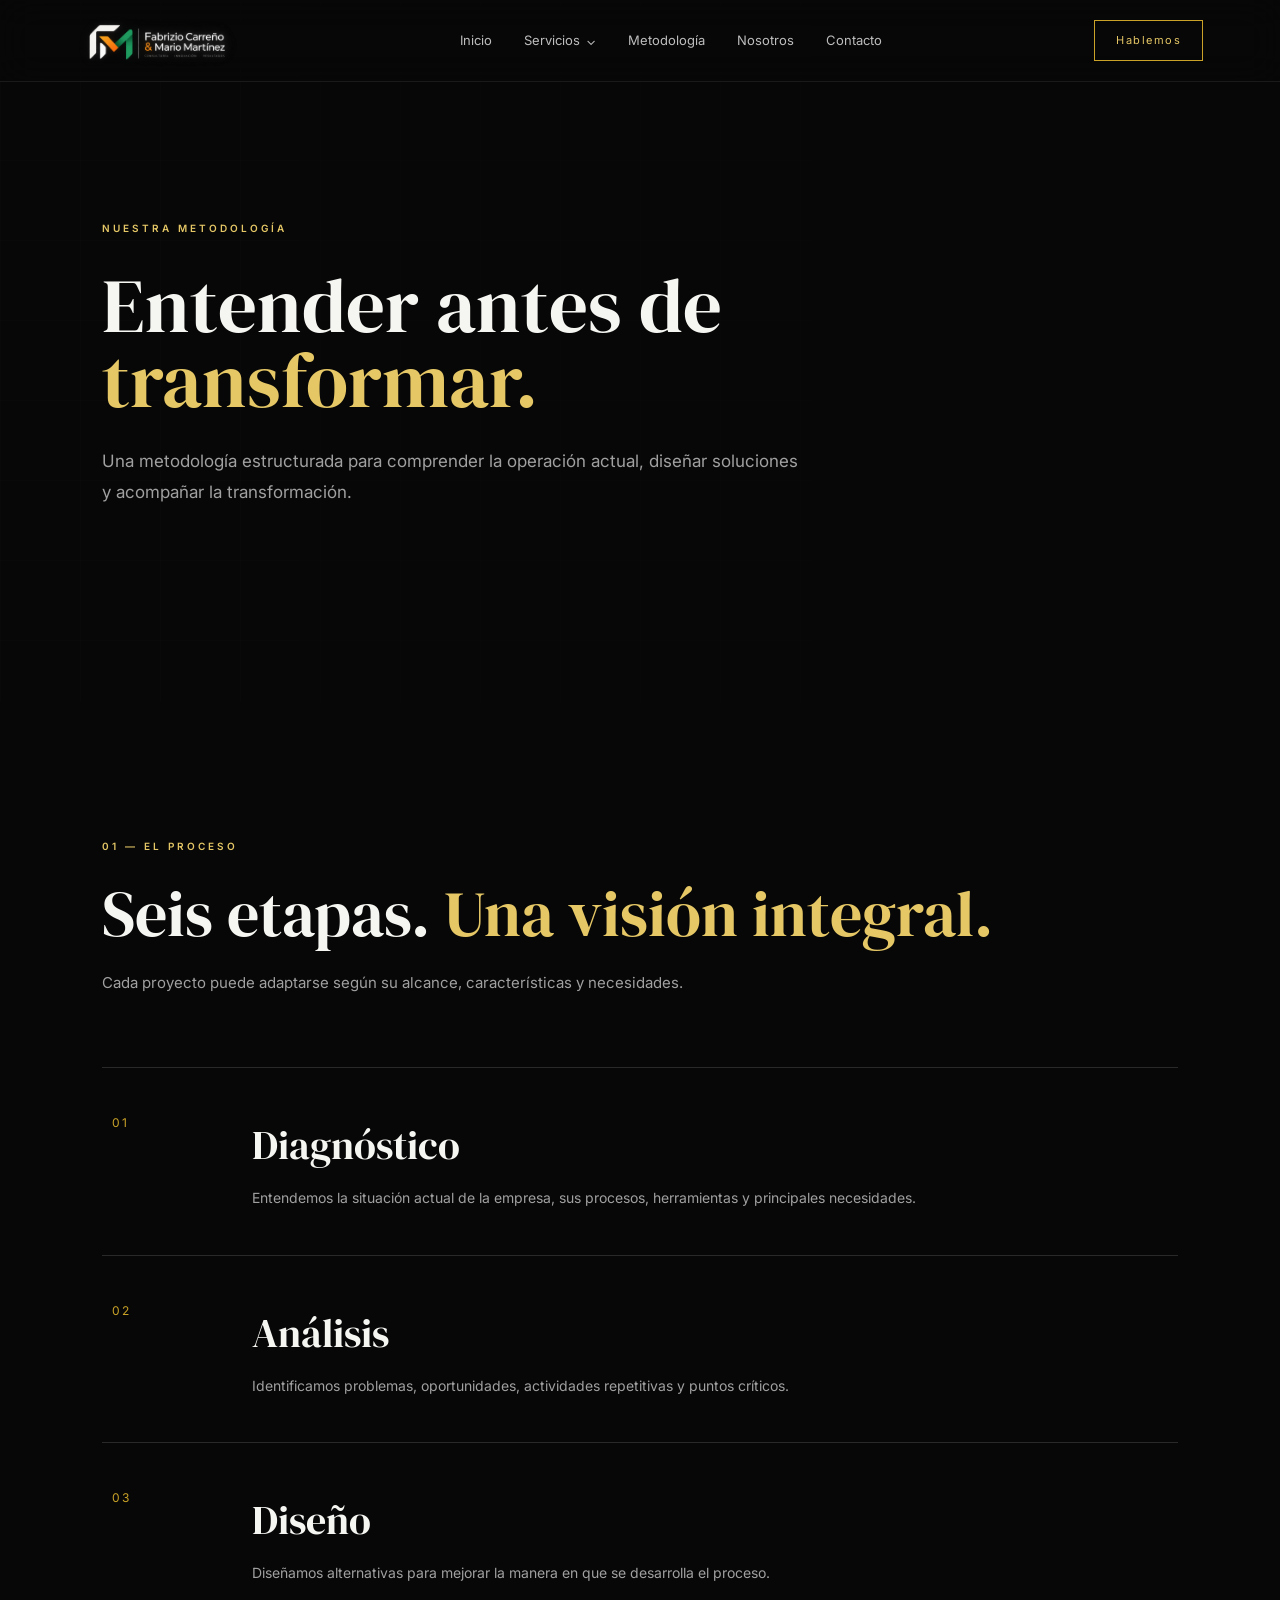
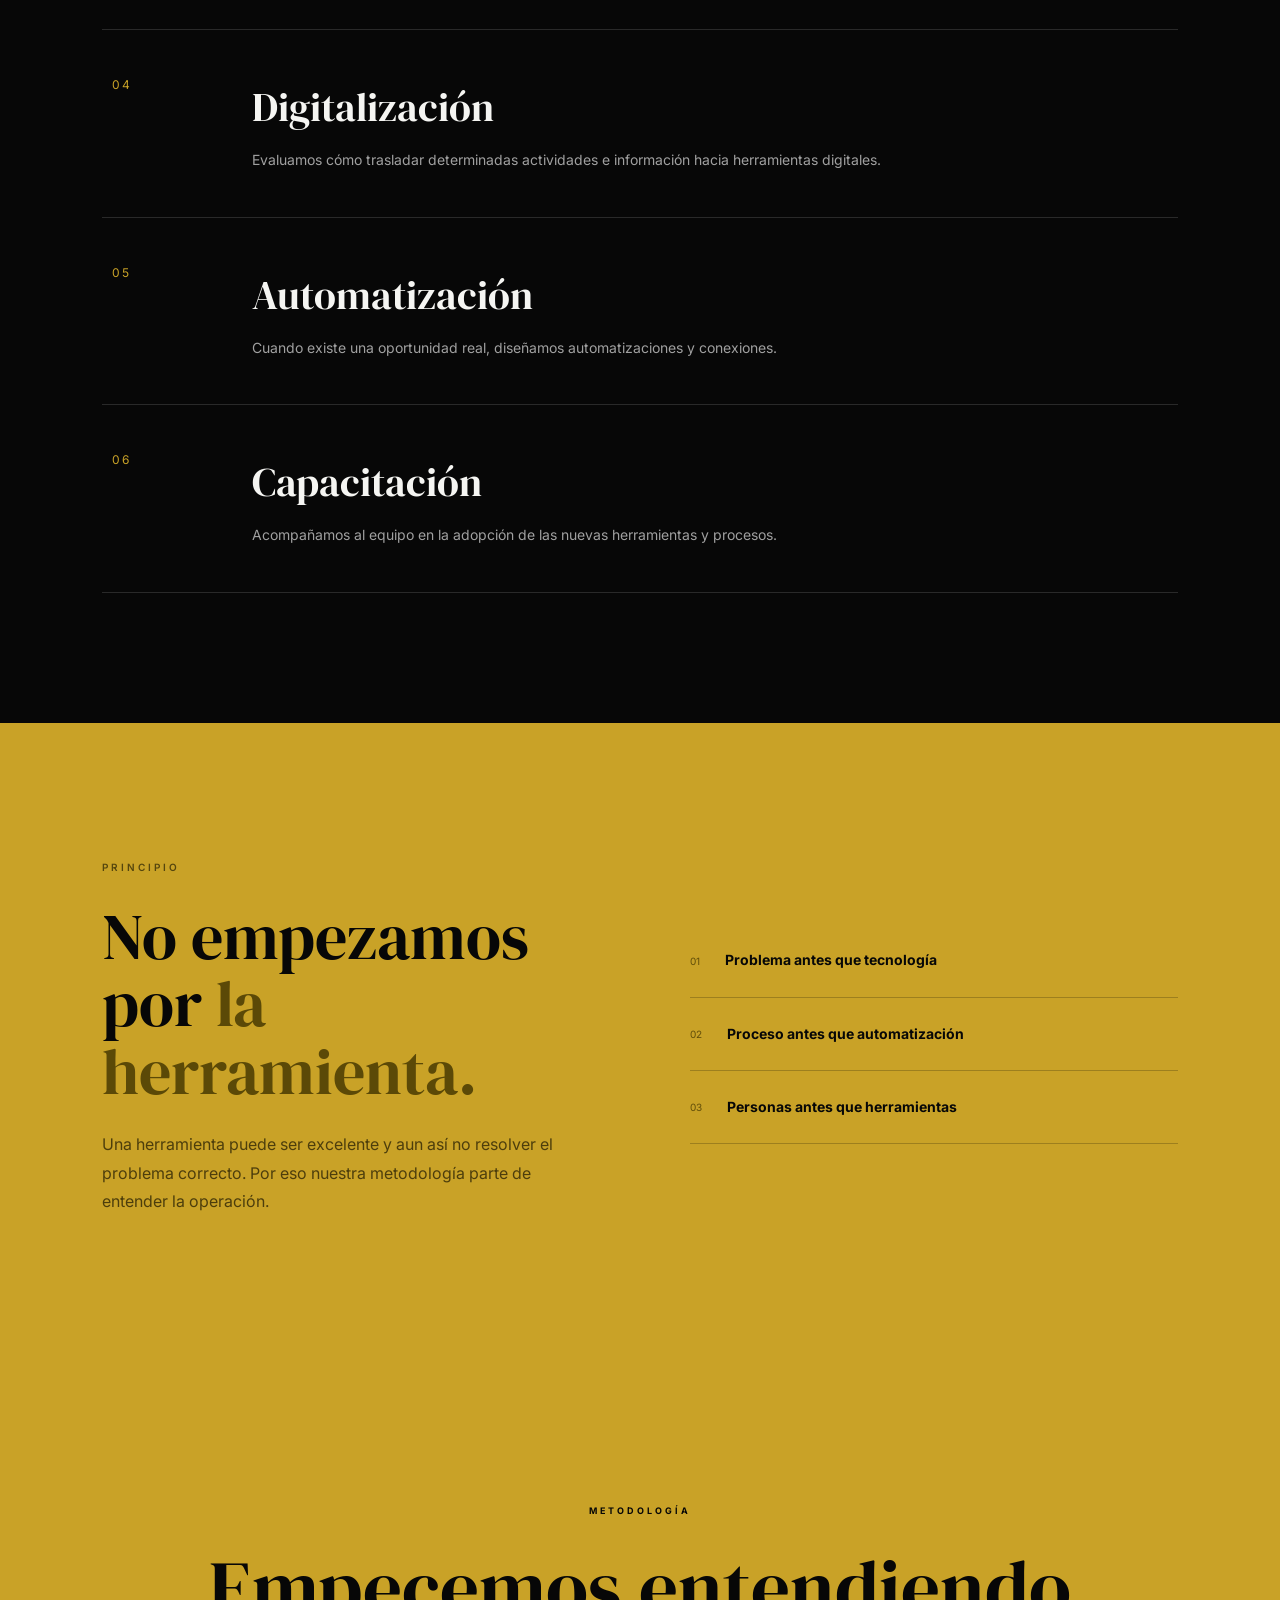
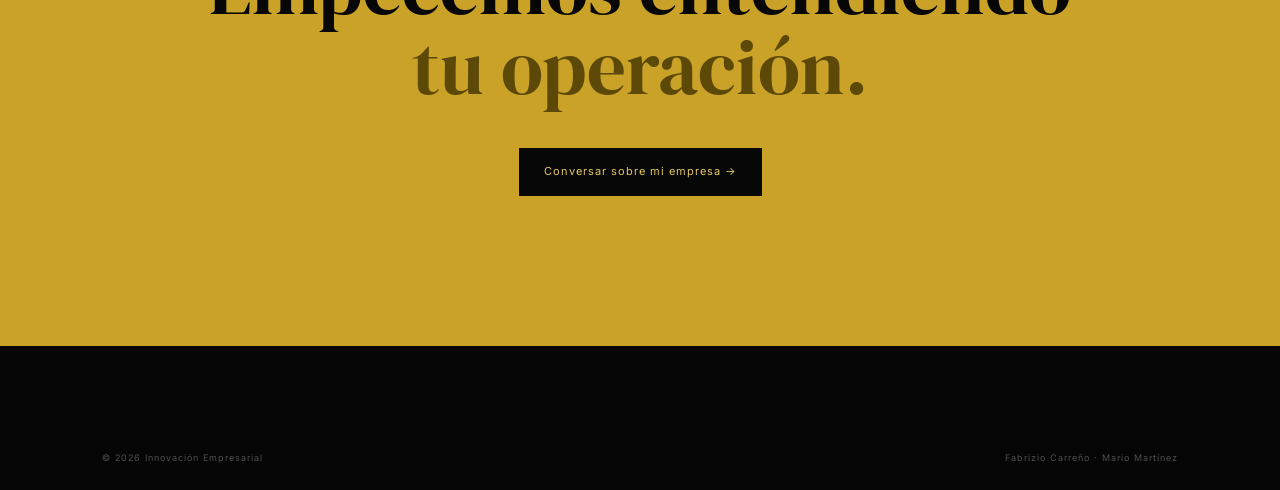
<file: metodologia.html>
<!DOCTYPE html>
<html lang="es">

<head>

    <meta charset="UTF-8">
    <meta name="viewport" content="width=device-width, initial-scale=1.0">

    <title>Metodología | Innovación Empresarial</title>

    <link rel="preconnect" href="https://fonts.googleapis.com">
    <link rel="preconnect" href="https://fonts.gstatic.com" crossorigin>

    <link
        href="https://fonts.googleapis.com/css2?family=DM+Serif+Display&family=Inter:wght@300;400;500;600;700&display=swap"
        rel="stylesheet"
    >

    <link rel="stylesheet" href="styles.css">

</head>

<body>

<header class="navbar">

    <a href="index.html" class="logo">
        <img src="assets/logo.svg" alt="Innovación Empresarial">
    </a>

    <nav class="nav-links">

        <a href="index.html">Inicio</a>

        <div class="nav-dropdown">

            <a href="#">Servicios <span>⌄</span></a>

            <div class="dropdown-menu">

                <a href="servicios/innovacion-procesos.html">Innovación de Procesos</a>
                <a href="servicios/automatizacion.html">Automatización</a>
                <a href="servicios/transformacion-digital.html">Transformación Digital</a>
                <a href="servicios/capacitacion.html">Capacitación</a>

            </div>

        </div>

        <a href="metodologia.html">Metodología</a>
        <a href="nosotros.html">Nosotros</a>
        <a href="contacto.html">Contacto</a>

    </nav>

    <a href="contacto.html" class="nav-button">Hablemos</a>

    <button class="menu-button" id="menuButton">☰</button>

</header>


<div class="mobile-menu" id="mobileMenu">

    <a href="index.html">Inicio</a>
    <a href="servicios/innovacion-procesos.html">Innovación de Procesos</a>
    <a href="servicios/automatizacion.html">Automatización</a>
    <a href="servicios/transformacion-digital.html">Transformación Digital</a>
    <a href="servicios/capacitacion.html">Capacitación</a>
    <a href="metodologia.html">Metodología</a>
    <a href="nosotros.html">Nosotros</a>
    <a href="contacto.html">Contacto</a>

</div>


<section class="inner-hero">

    <div class="hero-grid"></div>

    <div class="inner-hero-content">

        <span class="eyebrow">
            NUESTRA METODOLOGÍA
        </span>

        <h1>
            Entender antes de
            <span>transformar.</span>
        </h1>

        <p>
            Una metodología estructurada para comprender
            la operación actual, diseñar soluciones y acompañar
            la transformación.
        </p>

    </div>

</section>


<section class="section">

    <div class="section-header">

        <span class="section-number">
            01 — EL PROCESO
        </span>

        <h2>
            Seis etapas.
            <em>Una visión integral.</em>
        </h2>

        <p>
            Cada proyecto puede adaptarse según su alcance,
            características y necesidades.
        </p>

    </div>


    <div class="methodology-list">

        <article class="methodology-item">

            <span>01</span>

            <div>
                <h3>Diagnóstico</h3>

                <p>
                    Entendemos la situación actual de la empresa,
                    sus procesos, herramientas y principales
                    necesidades.
                </p>
            </div>

        </article>


        <article class="methodology-item">

            <span>02</span>

            <div>
                <h3>Análisis</h3>

                <p>
                    Identificamos problemas, oportunidades,
                    actividades repetitivas y puntos críticos.
                </p>
            </div>

        </article>


        <article class="methodology-item">

            <span>03</span>

            <div>
                <h3>Diseño</h3>

                <p>
                    Diseñamos alternativas para mejorar la manera
                    en que se desarrolla el proceso.
                </p>
            </div>

        </article>


        <article class="methodology-item">

            <span>04</span>

            <div>
                <h3>Digitalización</h3>

                <p>
                    Evaluamos cómo trasladar determinadas actividades
                    e información hacia herramientas digitales.
                </p>
            </div>

        </article>


        <article class="methodology-item">

            <span>05</span>

            <div>
                <h3>Automatización</h3>

                <p>
                    Cuando existe una oportunidad real,
                    diseñamos automatizaciones y conexiones.
                </p>
            </div>

        </article>


        <article class="methodology-item">

            <span>06</span>

            <div>
                <h3>Capacitación</h3>

                <p>
                    Acompañamos al equipo en la adopción
                    de las nuevas herramientas y procesos.
                </p>
            </div>

        </article>

    </div>

</section>


<section class="philosophy">

    <div>

        <span class="section-number">
            PRINCIPIO
        </span>

        <h2>
            No empezamos por
            <em>la herramienta.</em>
        </h2>

        <p>
            Una herramienta puede ser excelente y aun así no resolver
            el problema correcto. Por eso nuestra metodología parte
            de entender la operación.
        </p>

    </div>


    <div class="philosophy-principles">

        <div>
            <span>01</span>
            <strong>Problema antes que tecnología</strong>
        </div>

        <div>
            <span>02</span>
            <strong>Proceso antes que automatización</strong>
        </div>

        <div>
            <span>03</span>
            <strong>Personas antes que herramientas</strong>
        </div>

    </div>

</section>


<section class="cta-section">

    <div class="cta-content">

        <span>
            METODOLOGÍA
        </span>

        <h2>
            Empecemos entendiendo
            <em>tu operación.</em>
        </h2>

        <a href="contacto.html" class="button button-dark">
            Conversar sobre mi empresa →
        </a>

    </div>

</section>


<footer class="footer">

    <div class="footer-bottom">

        <span>© 2026 Innovación Empresarial</span>

        <span>Fabrizio Carreño · Mario Martínez</span>

    </div>

</footer>

<script src="script.js"></script>

</body>
</html>
</file>
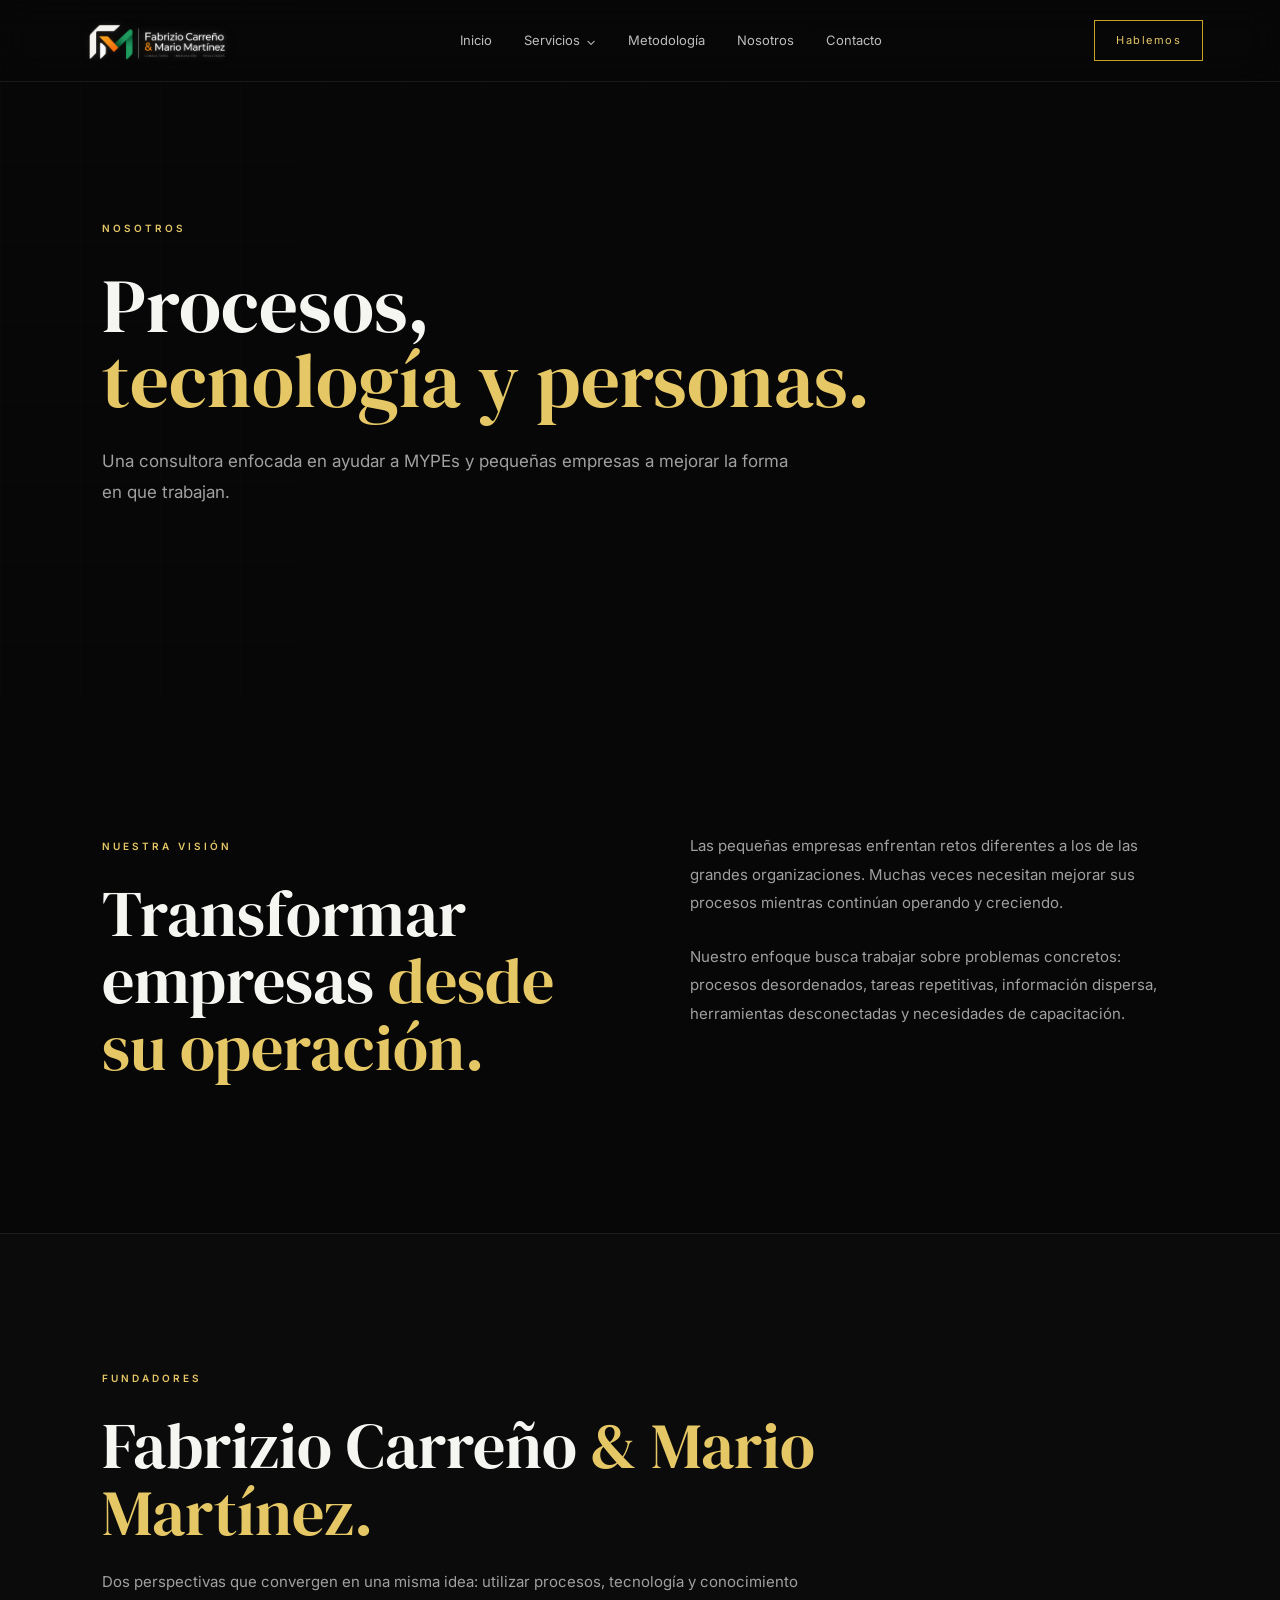
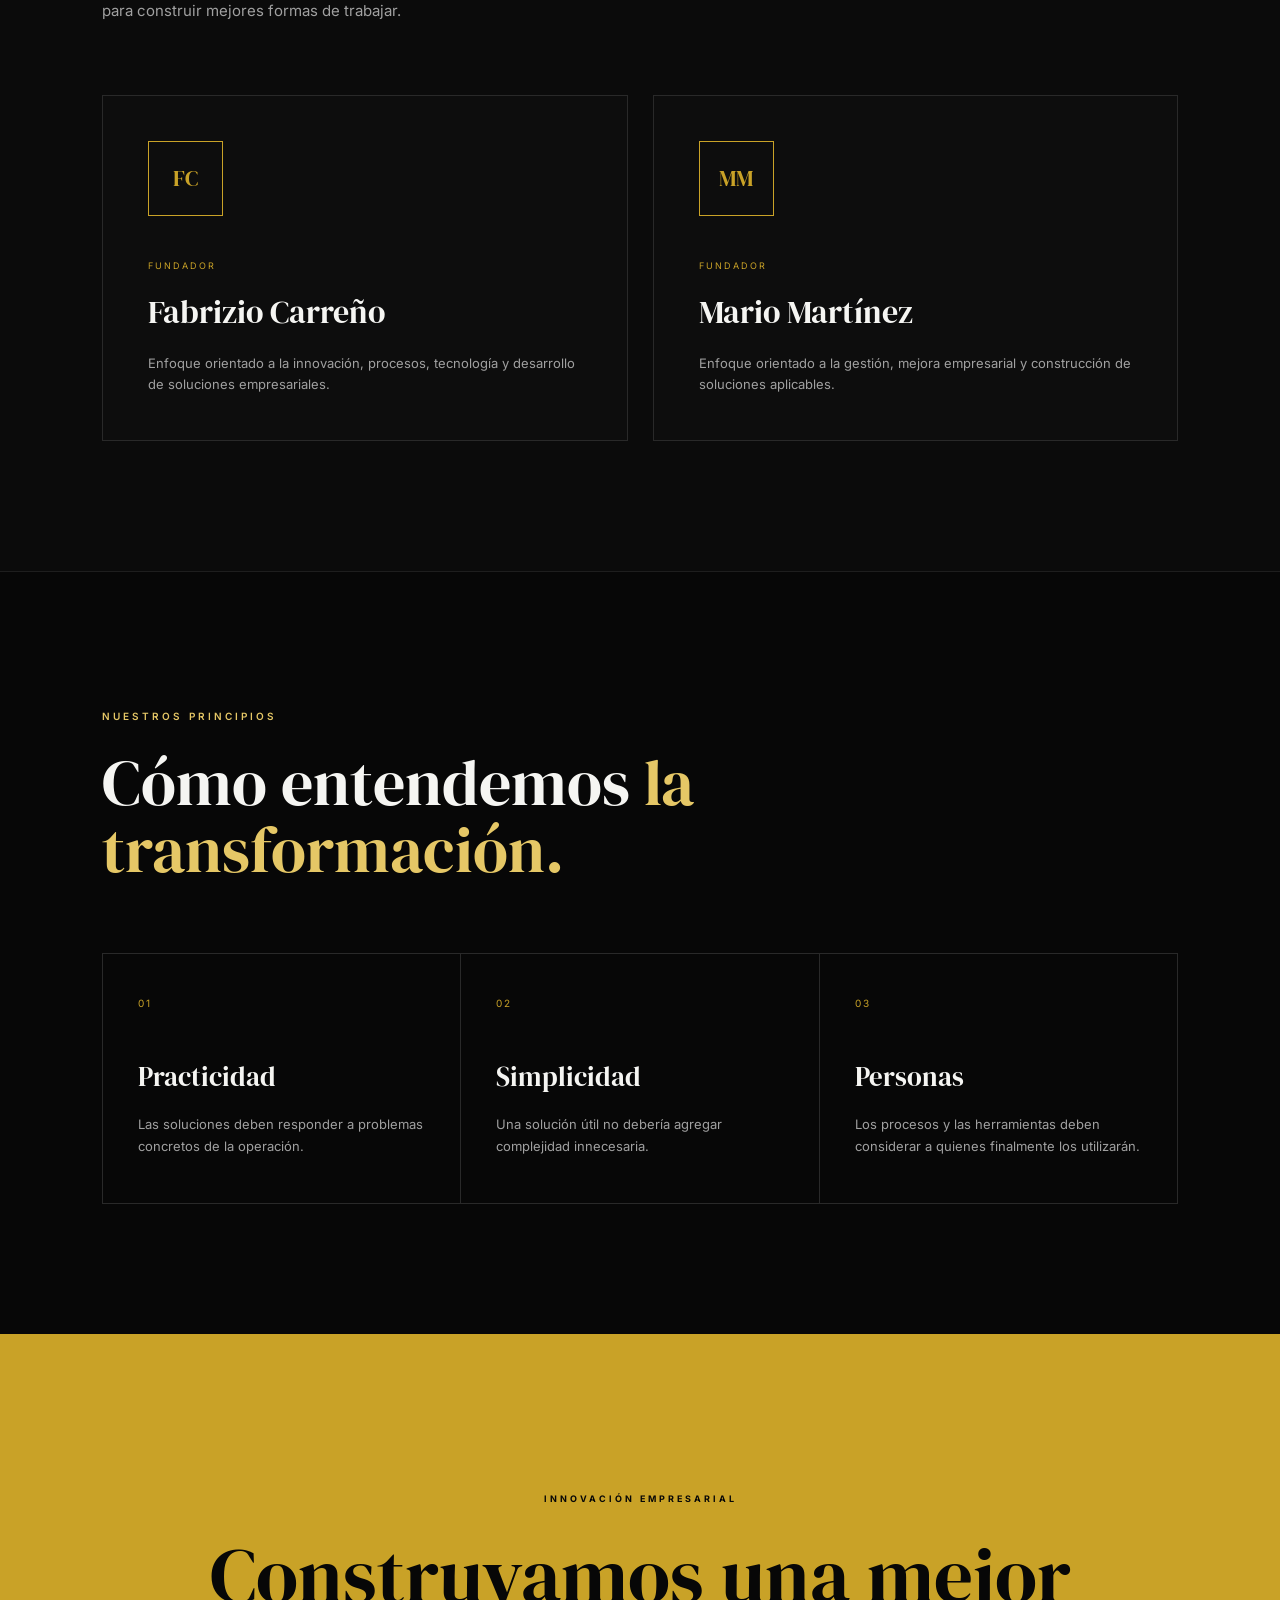
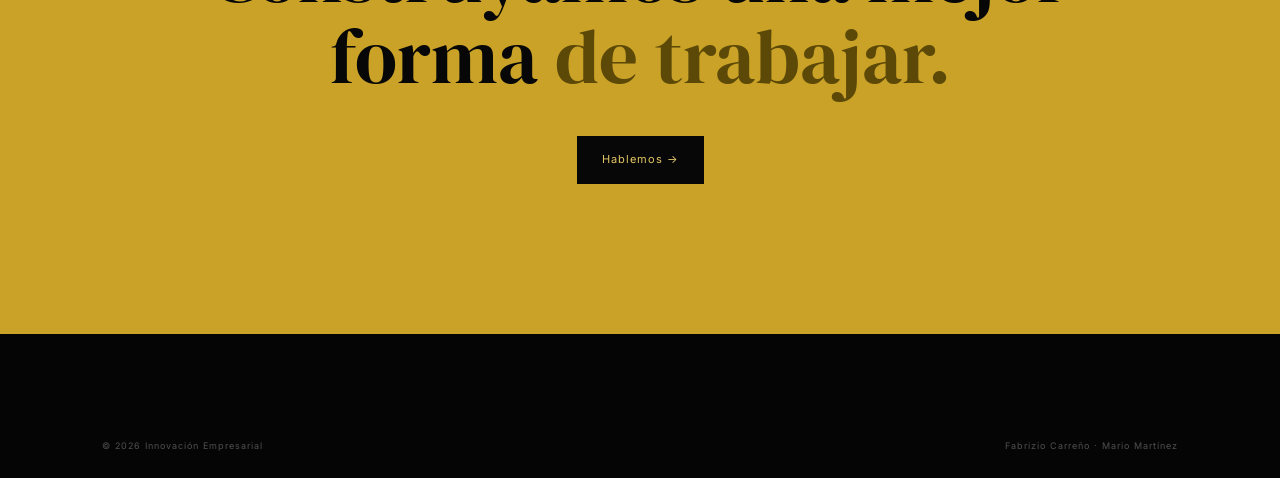
<file: nosotros.html>
<!DOCTYPE html>
<html lang="es">

<head>

    <meta charset="UTF-8">
    <meta name="viewport" content="width=device-width, initial-scale=1.0">

    <title>Nosotros | Innovación Empresarial</title>

    <link rel="preconnect" href="https://fonts.googleapis.com">
    <link rel="preconnect" href="https://fonts.gstatic.com" crossorigin>

    <link
        href="https://fonts.googleapis.com/css2?family=DM+Serif+Display&family=Inter:wght@300;400;500;600;700&display=swap"
        rel="stylesheet"
    >

    <link rel="stylesheet" href="styles.css">

</head>

<body>

<header class="navbar">

    <a href="index.html" class="logo">
        <img src="assets/logo.svg" alt="Innovación Empresarial">
    </a>

    <nav class="nav-links">

        <a href="index.html">Inicio</a>

        <div class="nav-dropdown">

            <a href="#">Servicios <span>⌄</span></a>

            <div class="dropdown-menu">

                <a href="servicios/innovacion-procesos.html">Innovación de Procesos</a>
                <a href="servicios/automatizacion.html">Automatización</a>
                <a href="servicios/transformacion-digital.html">Transformación Digital</a>
                <a href="servicios/capacitacion.html">Capacitación</a>

            </div>

        </div>

        <a href="metodologia.html">Metodología</a>
        <a href="nosotros.html">Nosotros</a>
        <a href="contacto.html">Contacto</a>

    </nav>

    <a href="contacto.html" class="nav-button">Hablemos</a>

    <button class="menu-button" id="menuButton">☰</button>

</header>


<div class="mobile-menu" id="mobileMenu">

    <a href="index.html">Inicio</a>
    <a href="servicios/innovacion-procesos.html">Innovación de Procesos</a>
    <a href="servicios/automatizacion.html">Automatización</a>
    <a href="servicios/transformacion-digital.html">Transformación Digital</a>
    <a href="servicios/capacitacion.html">Capacitación</a>
    <a href="metodologia.html">Metodología</a>
    <a href="nosotros.html">Nosotros</a>
    <a href="contacto.html">Contacto</a>

</div>


<section class="inner-hero">

    <div class="hero-grid"></div>

    <div class="inner-hero-content">

        <span class="eyebrow">
            NOSOTROS
        </span>

        <h1>
            Procesos,
            <span>tecnología y personas.</span>
        </h1>

        <p>
            Una consultora enfocada en ayudar a MYPEs y pequeñas
            empresas a mejorar la forma en que trabajan.
        </p>

    </div>

</section>


<section class="section">

    <div class="about-grid">

        <div>

            <span class="section-number">
                NUESTRA VISIÓN
            </span>

            <h2>
                Transformar empresas
                <em>desde su operación.</em>
            </h2>

        </div>

        <div>

            <p>
                Las pequeñas empresas enfrentan retos diferentes
                a los de las grandes organizaciones. Muchas veces
                necesitan mejorar sus procesos mientras continúan
                operando y creciendo.
            </p>

            <p>
                Nuestro enfoque busca trabajar sobre problemas
                concretos: procesos desordenados, tareas repetitivas,
                información dispersa, herramientas desconectadas
                y necesidades de capacitación.
            </p>

        </div>

    </div>

</section>


<section class="section dark-section">

    <div class="section-header">

        <span class="section-number">
            FUNDADORES
        </span>

        <h2>
            Fabrizio Carreño
            <em>& Mario Martínez.</em>
        </h2>

        <p>
            Dos perspectivas que convergen en una misma idea:
            utilizar procesos, tecnología y conocimiento para
            construir mejores formas de trabajar.
        </p>

    </div>


    <div class="founders-grid">

        <article class="founder-card">

            <div class="founder-initial">
                FC
            </div>

            <span>
                FUNDADOR
            </span>

            <h3>
                Fabrizio Carreño
            </h3>

            <p>
                Enfoque orientado a la innovación, procesos,
                tecnología y desarrollo de soluciones empresariales.
            </p>

        </article>


        <article class="founder-card">

            <div class="founder-initial">
                MM
            </div>

            <span>
                FUNDADOR
            </span>

            <h3>
                Mario Martínez
            </h3>

            <p>
                Enfoque orientado a la gestión, mejora empresarial
                y construcción de soluciones aplicables.
            </p>

        </article>

    </div>

</section>


<section class="section">

    <div class="section-header">

        <span class="section-number">
            NUESTROS PRINCIPIOS
        </span>

        <h2>
            Cómo entendemos
            <em>la transformación.</em>
        </h2>

    </div>


    <div class="problem-grid">

        <article class="problem-card">

            <span>01</span>

            <h3>Practicidad</h3>

            <p>
                Las soluciones deben responder a problemas
                concretos de la operación.
            </p>

        </article>

        <article class="problem-card">

            <span>02</span>

            <h3>Simplicidad</h3>

            <p>
                Una solución útil no debería agregar
                complejidad innecesaria.
            </p>

        </article>

        <article class="problem-card">

            <span>03</span>

            <h3>Personas</h3>

            <p>
                Los procesos y las herramientas deben considerar
                a quienes finalmente los utilizarán.
            </p>

        </article>

    </div>

</section>


<section class="cta-section">

    <div class="cta-content">

        <span>
            INNOVACIÓN EMPRESARIAL
        </span>

        <h2>
            Construyamos una mejor forma
            <em>de trabajar.</em>
        </h2>

        <a href="contacto.html" class="button button-dark">
            Hablemos →
        </a>

    </div>

</section>


<footer class="footer">

    <div class="footer-bottom">

        <span>© 2026 Innovación Empresarial</span>

        <span>Fabrizio Carreño · Mario Martínez</span>

    </div>

</footer>

<script src="script.js"></script>

</body>
</html>
</file>
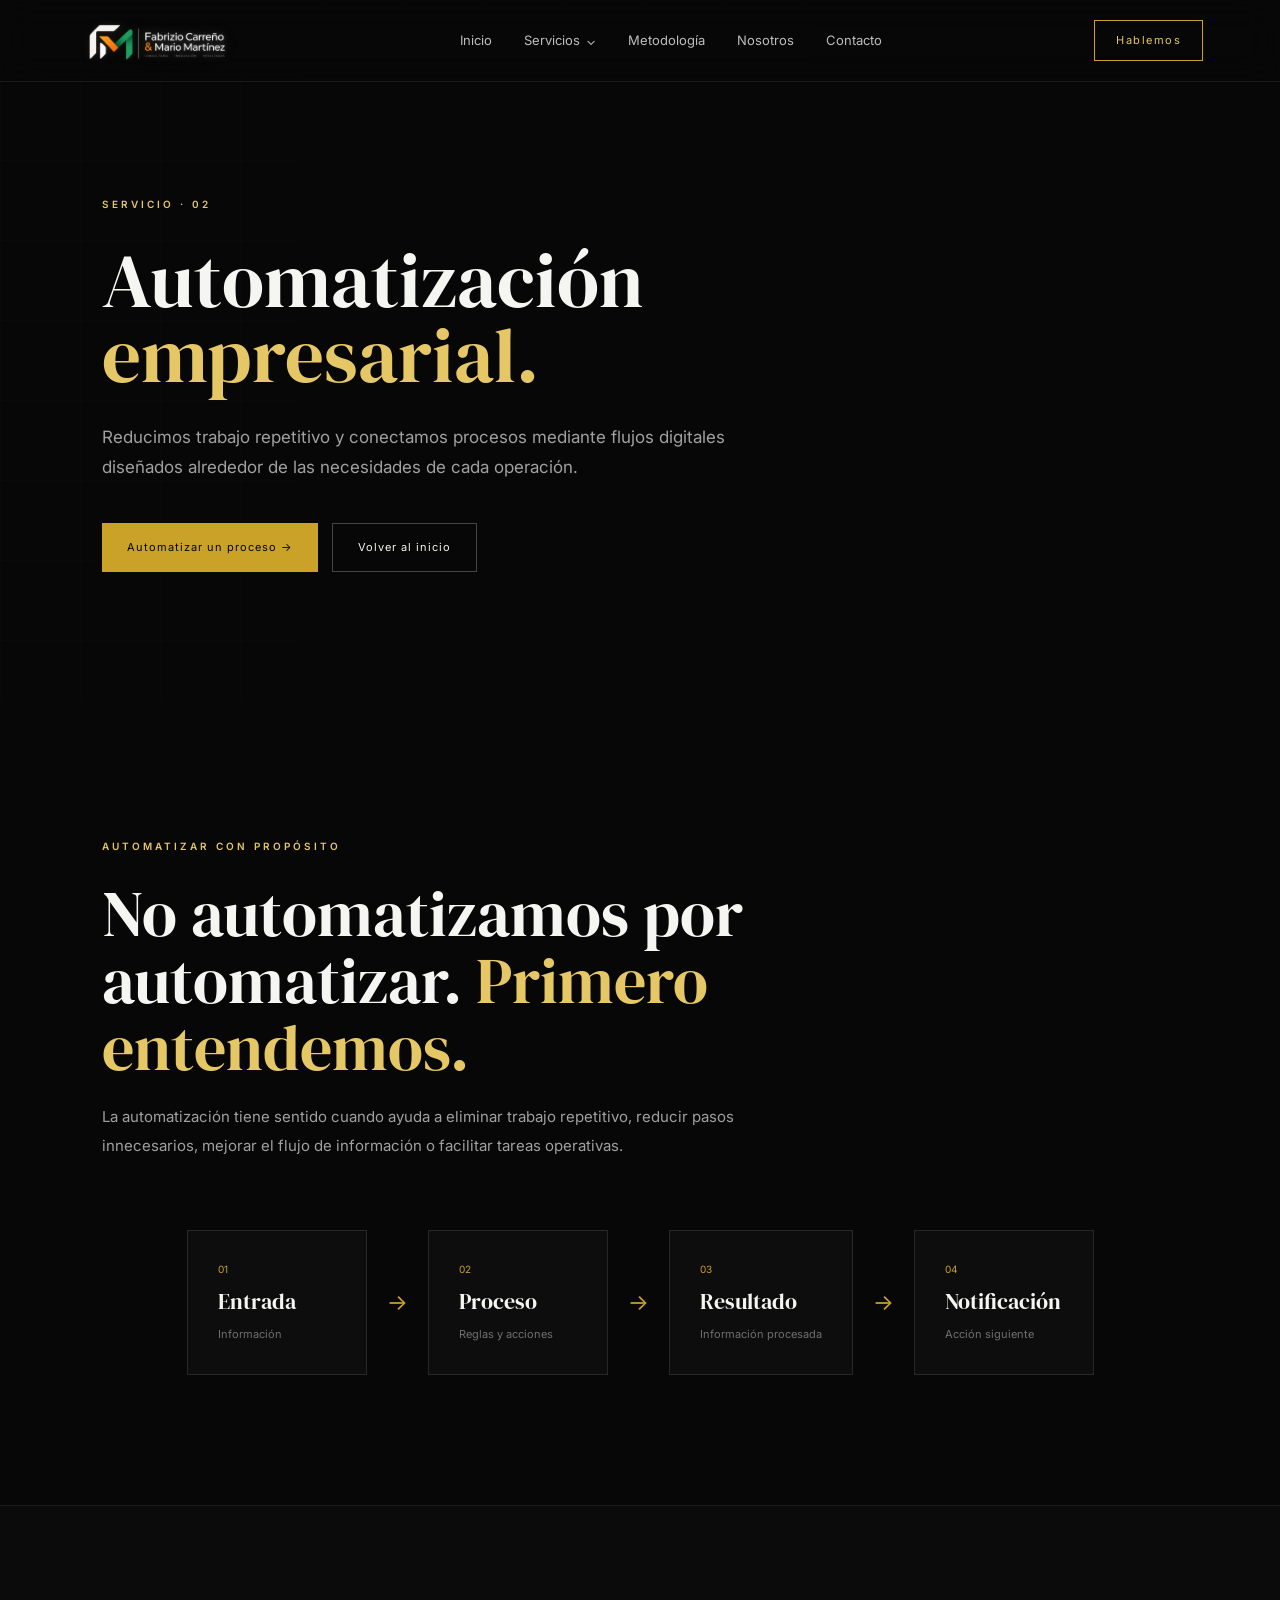
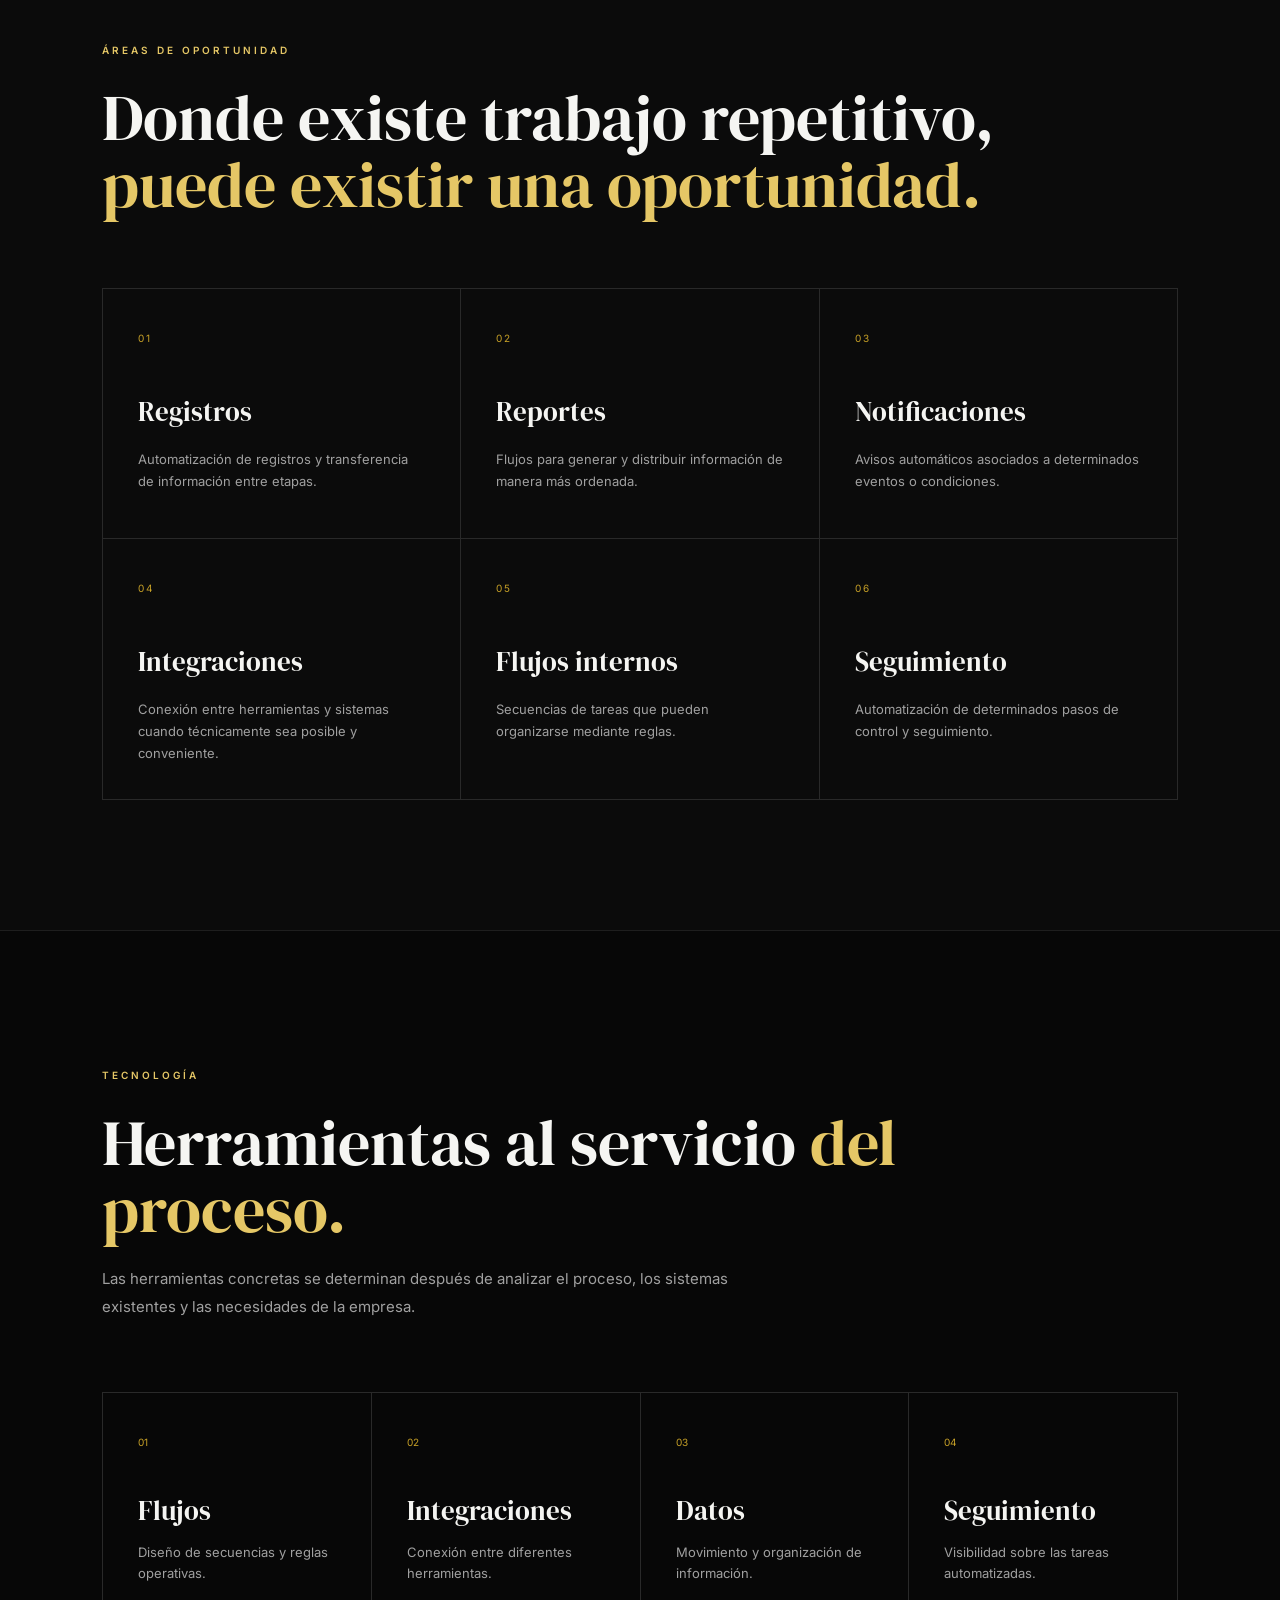
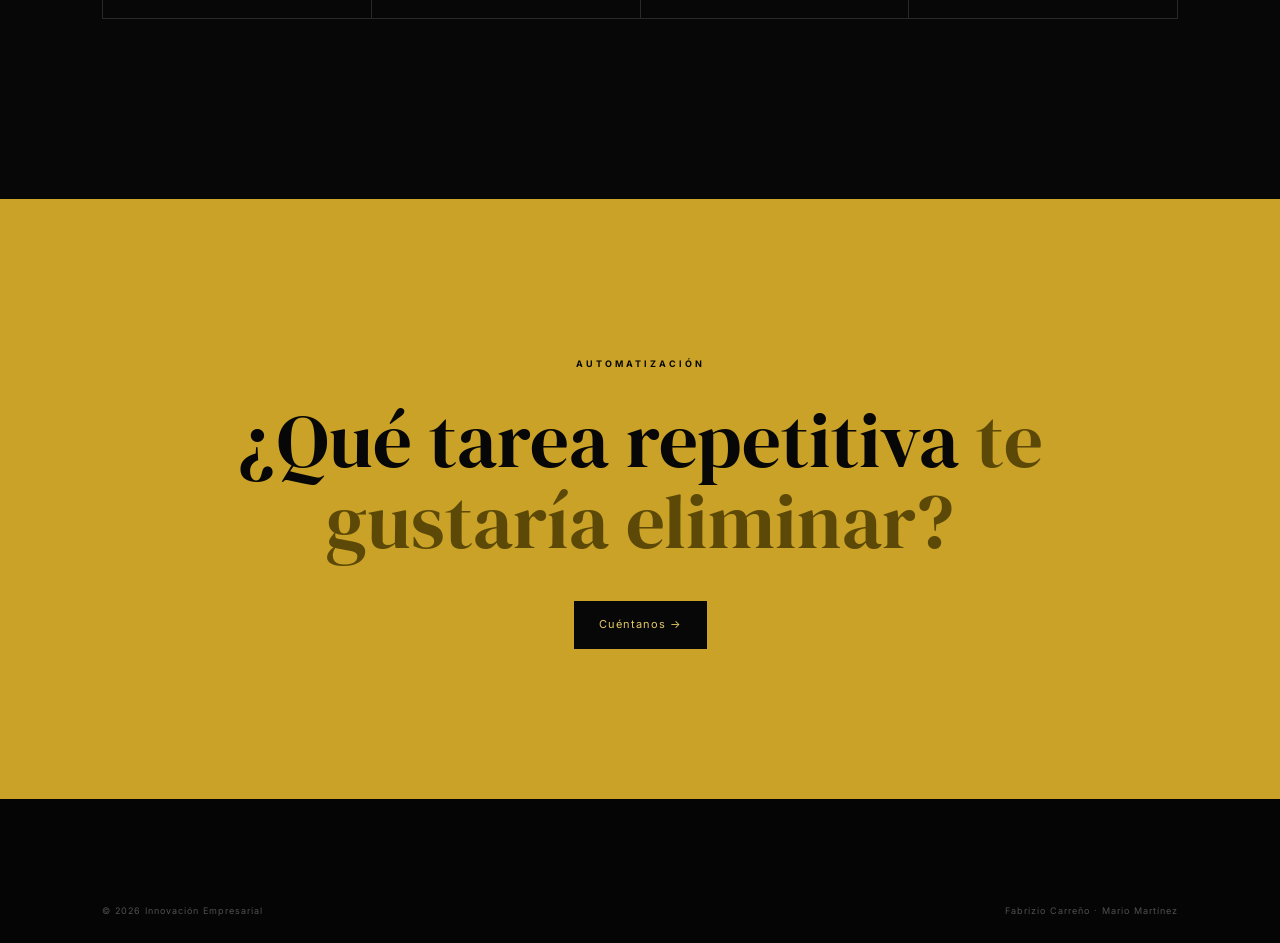
<file: servicios/automatizacion.html>
<!DOCTYPE html>
<html lang="es">

<head>

    <meta charset="UTF-8">
    <meta name="viewport" content="width=device-width, initial-scale=1.0">

    <title>Automatización | Innovación Empresarial</title>

    <meta
        name="description"
        content="Automatización de procesos y conexión de herramientas para empresas."
    >

    <link rel="preconnect" href="https://fonts.googleapis.com">
    <link rel="preconnect" href="https://fonts.gstatic.com" crossorigin>

    <link
        href="https://fonts.googleapis.com/css2?family=DM+Serif+Display&family=Inter:wght@300;400;500;600;700&display=swap"
        rel="stylesheet"
    >

    <link rel="stylesheet" href="../styles.css">

</head>

<body>

<header class="navbar">

    <a href="../index.html" class="logo">
        <img src="../assets/logo.svg" alt="Innovación Empresarial">
    </a>

    <nav class="nav-links">

        <a href="../index.html">Inicio</a>

        <div class="nav-dropdown">

            <a href="#">Servicios <span>⌄</span></a>

            <div class="dropdown-menu">

                <a href="innovacion-procesos.html">
                    Innovación de Procesos
                </a>

                <a href="automatizacion.html">
                    Automatización
                </a>

                <a href="transformacion-digital.html">
                    Transformación Digital
                </a>

                <a href="capacitacion.html">
                    Capacitación
                </a>

            </div>

        </div>

        <a href="../metodologia.html">Metodología</a>

        <a href="../nosotros.html">Nosotros</a>

        <a href="../contacto.html">Contacto</a>

    </nav>

    <a href="../contacto.html" class="nav-button">Hablemos</a>

    <button class="menu-button" id="menuButton">☰</button>

</header>


<div class="mobile-menu" id="mobileMenu">

    <a href="../index.html">Inicio</a>
    <a href="innovacion-procesos.html">Innovación de Procesos</a>
    <a href="automatizacion.html">Automatización</a>
    <a href="transformacion-digital.html">Transformación Digital</a>
    <a href="capacitacion.html">Capacitación</a>
    <a href="../metodologia.html">Metodología</a>
    <a href="../nosotros.html">Nosotros</a>
    <a href="../contacto.html">Contacto</a>

</div>


<section class="inner-hero">

    <div class="hero-grid"></div>

    <div class="inner-hero-content">

        <span class="eyebrow">
            SERVICIO · 02
        </span>

        <h1>
            Automatización
            <span>empresarial.</span>
        </h1>

        <p>
            Reducimos trabajo repetitivo y conectamos procesos
            mediante flujos digitales diseñados alrededor
            de las necesidades de cada operación.
        </p>

        <div class="hero-buttons">

            <a href="../contacto.html" class="button button-gold">
                Automatizar un proceso →
            </a>

            <a href="../index.html" class="button button-outline">
                Volver al inicio
            </a>

        </div>

    </div>

</section>


<section class="section">

    <div class="section-header">

        <span class="section-number">
            AUTOMATIZAR CON PROPÓSITO
        </span>

        <h2>
            No automatizamos por automatizar.
            <em>Primero entendemos.</em>
        </h2>

        <p>
            La automatización tiene sentido cuando ayuda a eliminar
            trabajo repetitivo, reducir pasos innecesarios,
            mejorar el flujo de información o facilitar tareas
            operativas.
        </p>

    </div>


    <div class="process-flow">

        <div>
            <span>01</span>
            <strong>Entrada</strong>
            <small>Información</small>
        </div>

        <div class="flow-arrow">→</div>

        <div>
            <span>02</span>
            <strong>Proceso</strong>
            <small>Reglas y acciones</small>
        </div>

        <div class="flow-arrow">→</div>

        <div>
            <span>03</span>
            <strong>Resultado</strong>
            <small>Información procesada</small>
        </div>

        <div class="flow-arrow">→</div>

        <div>
            <span>04</span>
            <strong>Notificación</strong>
            <small>Acción siguiente</small>
        </div>

    </div>

</section>


<section class="section dark-section">

    <div class="section-header">

        <span class="section-number">
            ÁREAS DE OPORTUNIDAD
        </span>

        <h2>
            Donde existe trabajo repetitivo,
            <em>puede existir una oportunidad.</em>
        </h2>

    </div>


    <div class="problem-grid">

        <article class="problem-card">
            <span>01</span>
            <h3>Registros</h3>
            <p>
                Automatización de registros y transferencia
                de información entre etapas.
            </p>
        </article>

        <article class="problem-card">
            <span>02</span>
            <h3>Reportes</h3>
            <p>
                Flujos para generar y distribuir información
                de manera más ordenada.
            </p>
        </article>

        <article class="problem-card">
            <span>03</span>
            <h3>Notificaciones</h3>
            <p>
                Avisos automáticos asociados a determinados
                eventos o condiciones.
            </p>
        </article>

        <article class="problem-card">
            <span>04</span>
            <h3>Integraciones</h3>
            <p>
                Conexión entre herramientas y sistemas cuando
                técnicamente sea posible y conveniente.
            </p>
        </article>

        <article class="problem-card">
            <span>05</span>
            <h3>Flujos internos</h3>
            <p>
                Secuencias de tareas que pueden organizarse
                mediante reglas.
            </p>
        </article>

        <article class="problem-card">
            <span>06</span>
            <h3>Seguimiento</h3>
            <p>
                Automatización de determinados pasos de control
                y seguimiento.
            </p>
        </article>

    </div>

</section>


<section class="section">

    <div class="section-header">

        <span class="section-number">
            TECNOLOGÍA
        </span>

        <h2>
            Herramientas al servicio
            <em>del proceso.</em>
        </h2>

        <p>
            Las herramientas concretas se determinan después
            de analizar el proceso, los sistemas existentes
            y las necesidades de la empresa.
        </p>

    </div>


    <div class="method-grid">

        <div>
            <span>01</span>
            <h3>Flujos</h3>
            <p>Diseño de secuencias y reglas operativas.</p>
        </div>

        <div>
            <span>02</span>
            <h3>Integraciones</h3>
            <p>Conexión entre diferentes herramientas.</p>
        </div>

        <div>
            <span>03</span>
            <h3>Datos</h3>
            <p>Movimiento y organización de información.</p>
        </div>

        <div>
            <span>04</span>
            <h3>Seguimiento</h3>
            <p>Visibilidad sobre las tareas automatizadas.</p>
        </div>

    </div>

</section>


<section class="cta-section">

    <div class="cta-content">

        <span>
            AUTOMATIZACIÓN
        </span>

        <h2>
            ¿Qué tarea repetitiva
            <em>te gustaría eliminar?</em>
        </h2>

        <a href="../contacto.html" class="button button-dark">
            Cuéntanos →
        </a>

    </div>

</section>


<footer class="footer">

    <div class="footer-bottom">

        <span>© 2026 Innovación Empresarial</span>

        <span>Fabrizio Carreño · Mario Martínez</span>

    </div>

</footer>

<script src="../script.js"></script>

</body>
</html>
</file>
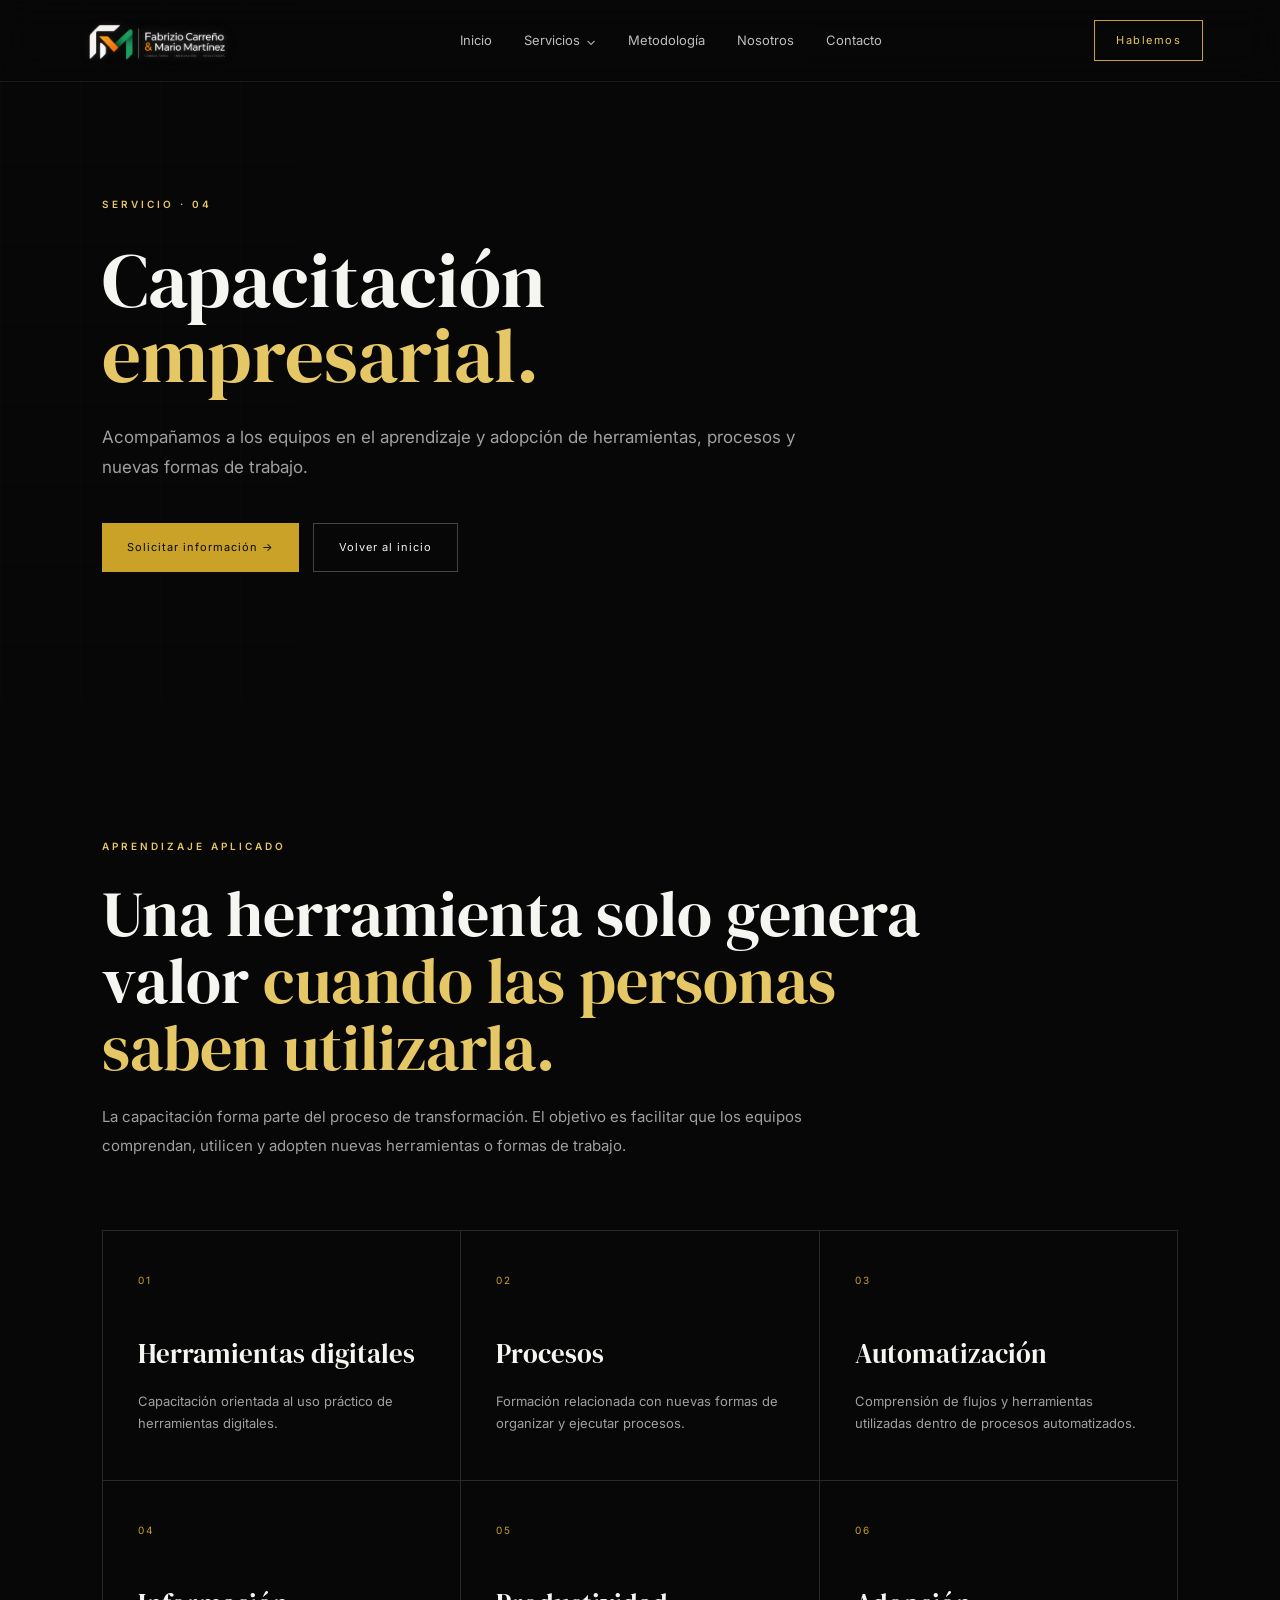
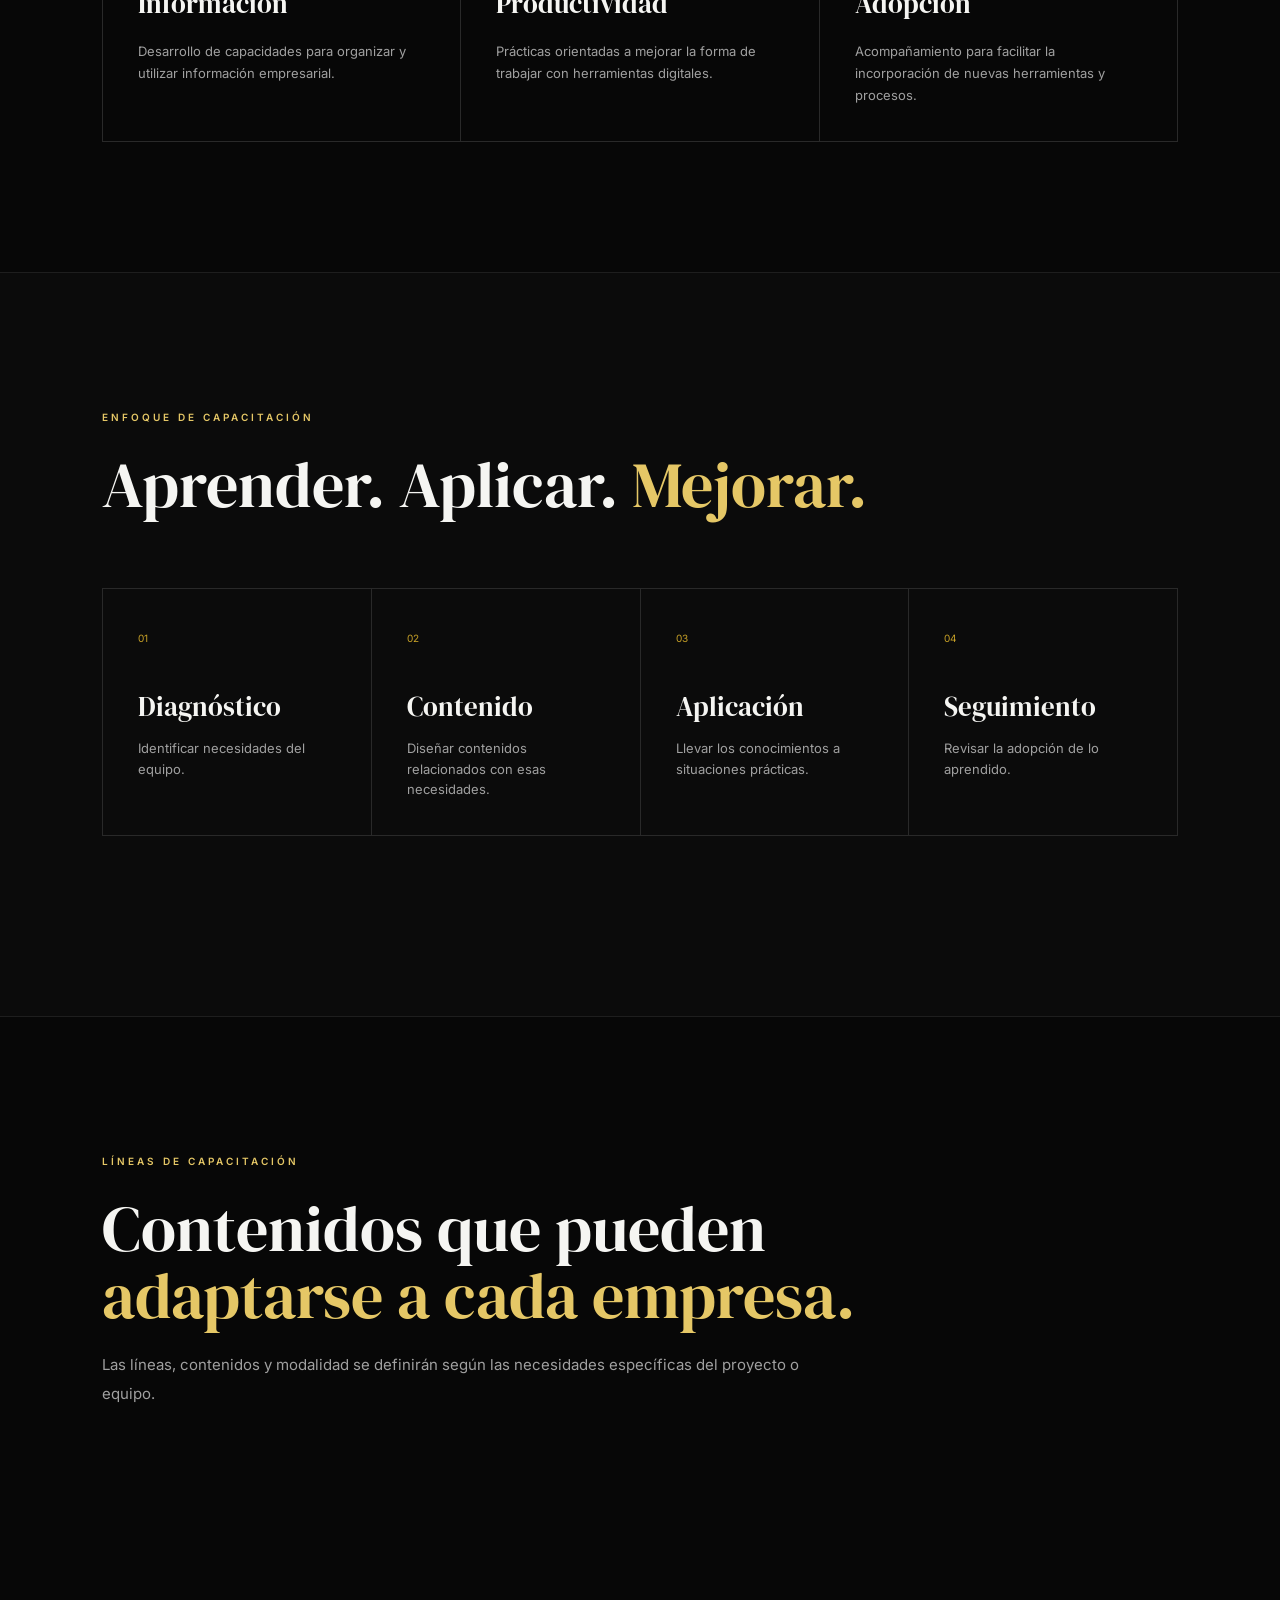
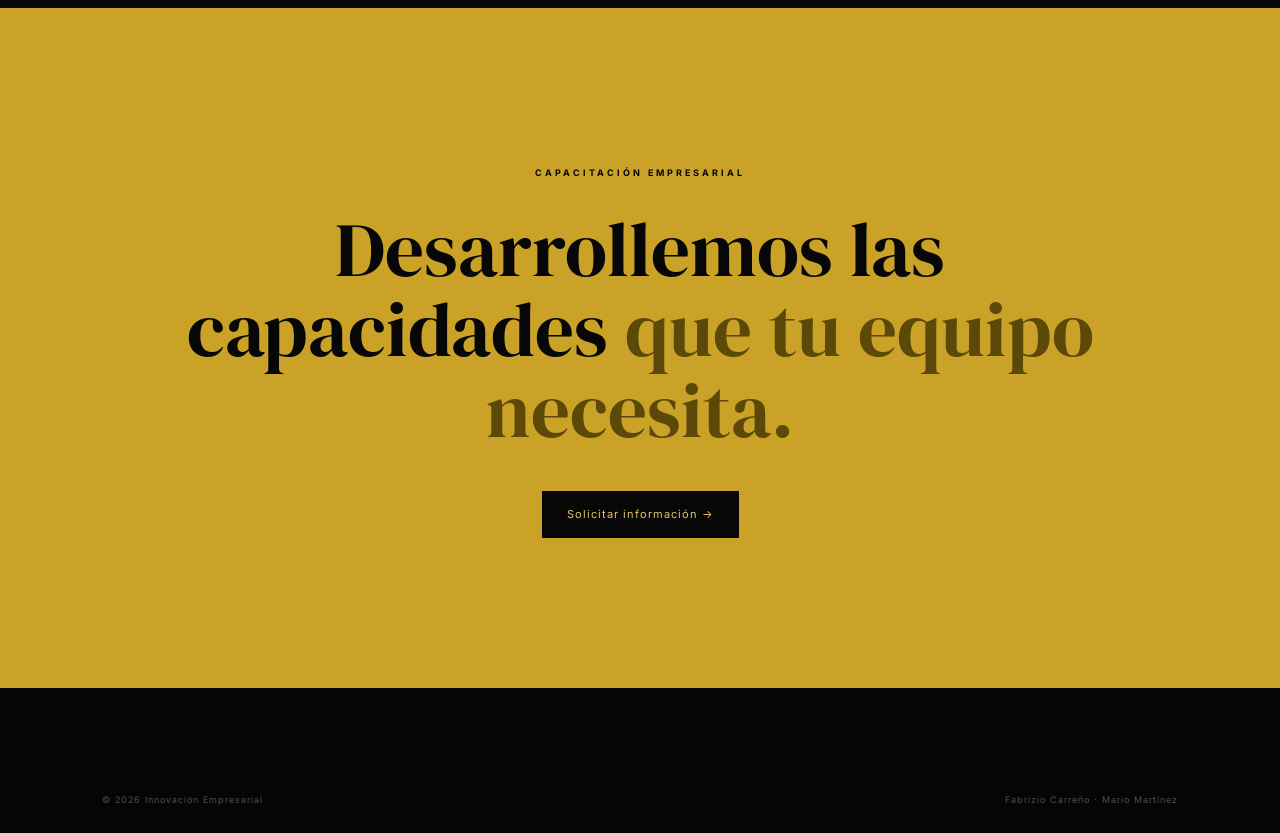
<file: servicios/capacitacion.html>
<!DOCTYPE html>
<html lang="es">

<head>

    <meta charset="UTF-8">
    <meta name="viewport" content="width=device-width, initial-scale=1.0">

    <title>Capacitación | Innovación Empresarial</title>

    <meta
        name="description"
        content="Capacitación empresarial orientada a herramientas digitales, procesos y transformación."
    >

    <link rel="preconnect" href="https://fonts.googleapis.com">
    <link rel="preconnect" href="https://fonts.gstatic.com" crossorigin>

    <link
        href="https://fonts.googleapis.com/css2?family=DM+Serif+Display&family=Inter:wght@300;400;500;600;700&display=swap"
        rel="stylesheet"
    >

    <link rel="stylesheet" href="../styles.css">

</head>

<body>

<header class="navbar">

    <a href="../index.html" class="logo">
        <img src="../assets/logo.svg" alt="Innovación Empresarial">
    </a>

    <nav class="nav-links">

        <a href="../index.html">Inicio</a>

        <div class="nav-dropdown">

            <a href="#">Servicios <span>⌄</span></a>

            <div class="dropdown-menu">

                <a href="innovacion-procesos.html">Innovación de Procesos</a>
                <a href="automatizacion.html">Automatización</a>
                <a href="transformacion-digital.html">Transformación Digital</a>
                <a href="capacitacion.html">Capacitación</a>

            </div>

        </div>

        <a href="../metodologia.html">Metodología</a>
        <a href="../nosotros.html">Nosotros</a>
        <a href="../contacto.html">Contacto</a>

    </nav>

    <a href="../contacto.html" class="nav-button">Hablemos</a>

    <button class="menu-button" id="menuButton">☰</button>

</header>


<div class="mobile-menu" id="mobileMenu">

    <a href="../index.html">Inicio</a>
    <a href="innovacion-procesos.html">Innovación de Procesos</a>
    <a href="automatizacion.html">Automatización</a>
    <a href="transformacion-digital.html">Transformación Digital</a>
    <a href="capacitacion.html">Capacitación</a>
    <a href="../metodologia.html">Metodología</a>
    <a href="../nosotros.html">Nosotros</a>
    <a href="../contacto.html">Contacto</a>

</div>


<section class="inner-hero">

    <div class="hero-grid"></div>

    <div class="inner-hero-content">

        <span class="eyebrow">
            SERVICIO · 04
        </span>

        <h1>
            Capacitación
            <span>empresarial.</span>
        </h1>

        <p>
            Acompañamos a los equipos en el aprendizaje y adopción
            de herramientas, procesos y nuevas formas de trabajo.
        </p>

        <div class="hero-buttons">

            <a href="../contacto.html" class="button button-gold">
                Solicitar información →
            </a>

            <a href="../index.html" class="button button-outline">
                Volver al inicio
            </a>

        </div>

    </div>

</section>


<section class="section">

    <div class="section-header">

        <span class="section-number">
            APRENDIZAJE APLICADO
        </span>

        <h2>
            Una herramienta solo genera valor
            <em>cuando las personas saben utilizarla.</em>
        </h2>

        <p>
            La capacitación forma parte del proceso de transformación.
            El objetivo es facilitar que los equipos comprendan,
            utilicen y adopten nuevas herramientas o formas de trabajo.
        </p>

    </div>


    <div class="problem-grid">

        <article class="problem-card">

            <span>01</span>

            <h3>Herramientas digitales</h3>

            <p>
                Capacitación orientada al uso práctico
                de herramientas digitales.
            </p>

        </article>

        <article class="problem-card">

            <span>02</span>

            <h3>Procesos</h3>

            <p>
                Formación relacionada con nuevas formas
                de organizar y ejecutar procesos.
            </p>

        </article>

        <article class="problem-card">

            <span>03</span>

            <h3>Automatización</h3>

            <p>
                Comprensión de flujos y herramientas
                utilizadas dentro de procesos automatizados.
            </p>

        </article>

        <article class="problem-card">

            <span>04</span>

            <h3>Información</h3>

            <p>
                Desarrollo de capacidades para organizar
                y utilizar información empresarial.
            </p>

        </article>

        <article class="problem-card">

            <span>05</span>

            <h3>Productividad</h3>

            <p>
                Prácticas orientadas a mejorar la forma
                de trabajar con herramientas digitales.
            </p>

        </article>

        <article class="problem-card">

            <span>06</span>

            <h3>Adopción</h3>

            <p>
                Acompañamiento para facilitar la incorporación
                de nuevas herramientas y procesos.
            </p>

        </article>

    </div>

</section>


<section class="section dark-section">

    <div class="section-header">

        <span class="section-number">
            ENFOQUE DE CAPACITACIÓN
        </span>

        <h2>
            Aprender.
            Aplicar.
            <em>Mejorar.</em>
        </h2>

    </div>


    <div class="method-grid">

        <div>
            <span>01</span>
            <h3>Diagnóstico</h3>
            <p>Identificar necesidades del equipo.</p>
        </div>

        <div>
            <span>02</span>
            <h3>Contenido</h3>
            <p>Diseñar contenidos relacionados con esas necesidades.</p>
        </div>

        <div>
            <span>03</span>
            <h3>Aplicación</h3>
            <p>Llevar los conocimientos a situaciones prácticas.</p>
        </div>

        <div>
            <span>04</span>
            <h3>Seguimiento</h3>
            <p>Revisar la adopción de lo aprendido.</p>
        </div>

    </div>

</section>


<section class="section">

    <div class="section-header">

        <span class="section-number">
            LÍNEAS DE CAPACITACIÓN
        </span>

        <h2>
            Contenidos que pueden
            <em>adaptarse a cada empresa.</em>
        </h2>

        <p>
            Las líneas, contenidos y modalidad se definirán
            según las necesidades específicas del proyecto
            o equipo.
        </p>

    </div>

</section>


<section class="cta-section">

    <div class="cta-content">

        <span>
            CAPACITACIÓN EMPRESARIAL
        </span>

        <h2>
            Desarrollemos las capacidades
            <em>que tu equipo necesita.</em>
        </h2>

        <a href="../contacto.html" class="button button-dark">
            Solicitar información →
        </a>

    </div>

</section>


<footer class="footer">

    <div class="footer-bottom">

        <span>© 2026 Innovación Empresarial</span>

        <span>Fabrizio Carreño · Mario Martínez</span>

    </div>

</footer>

<script src="../script.js"></script>

</body>
</html>
</file>
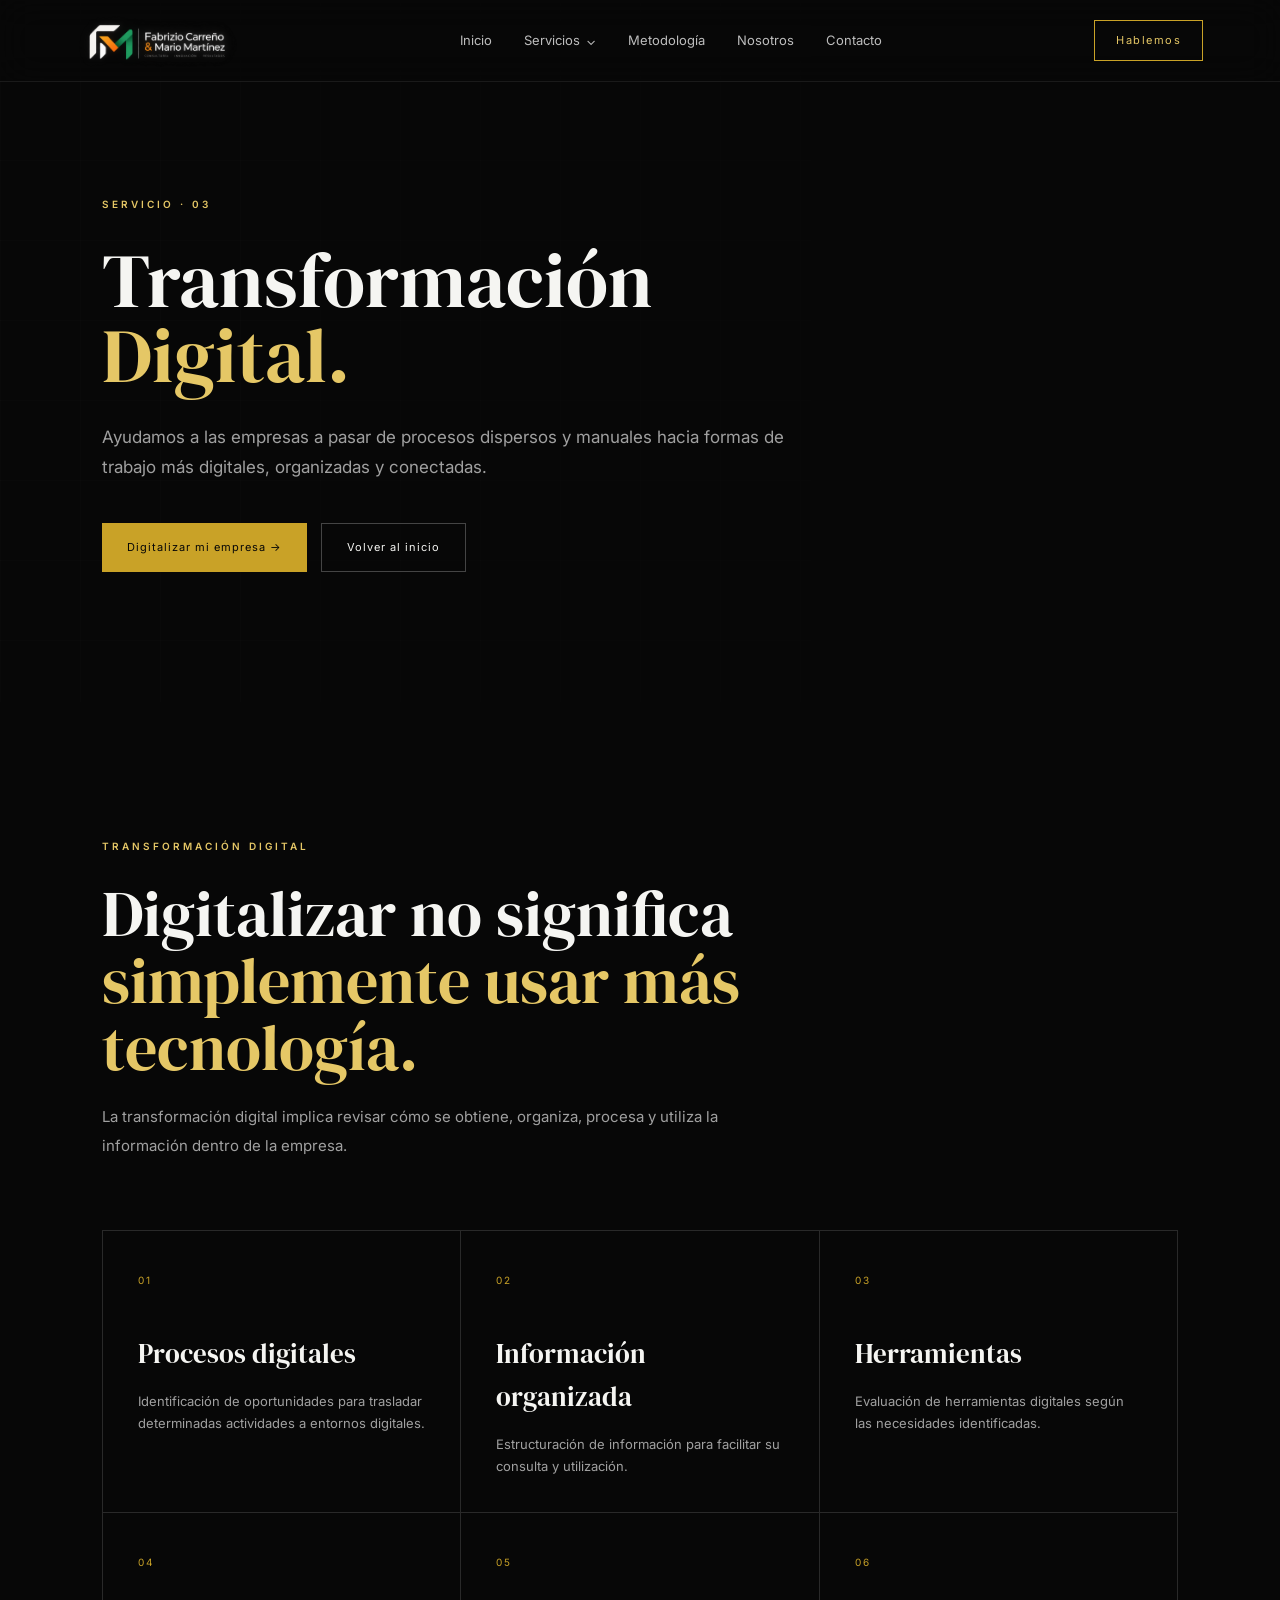
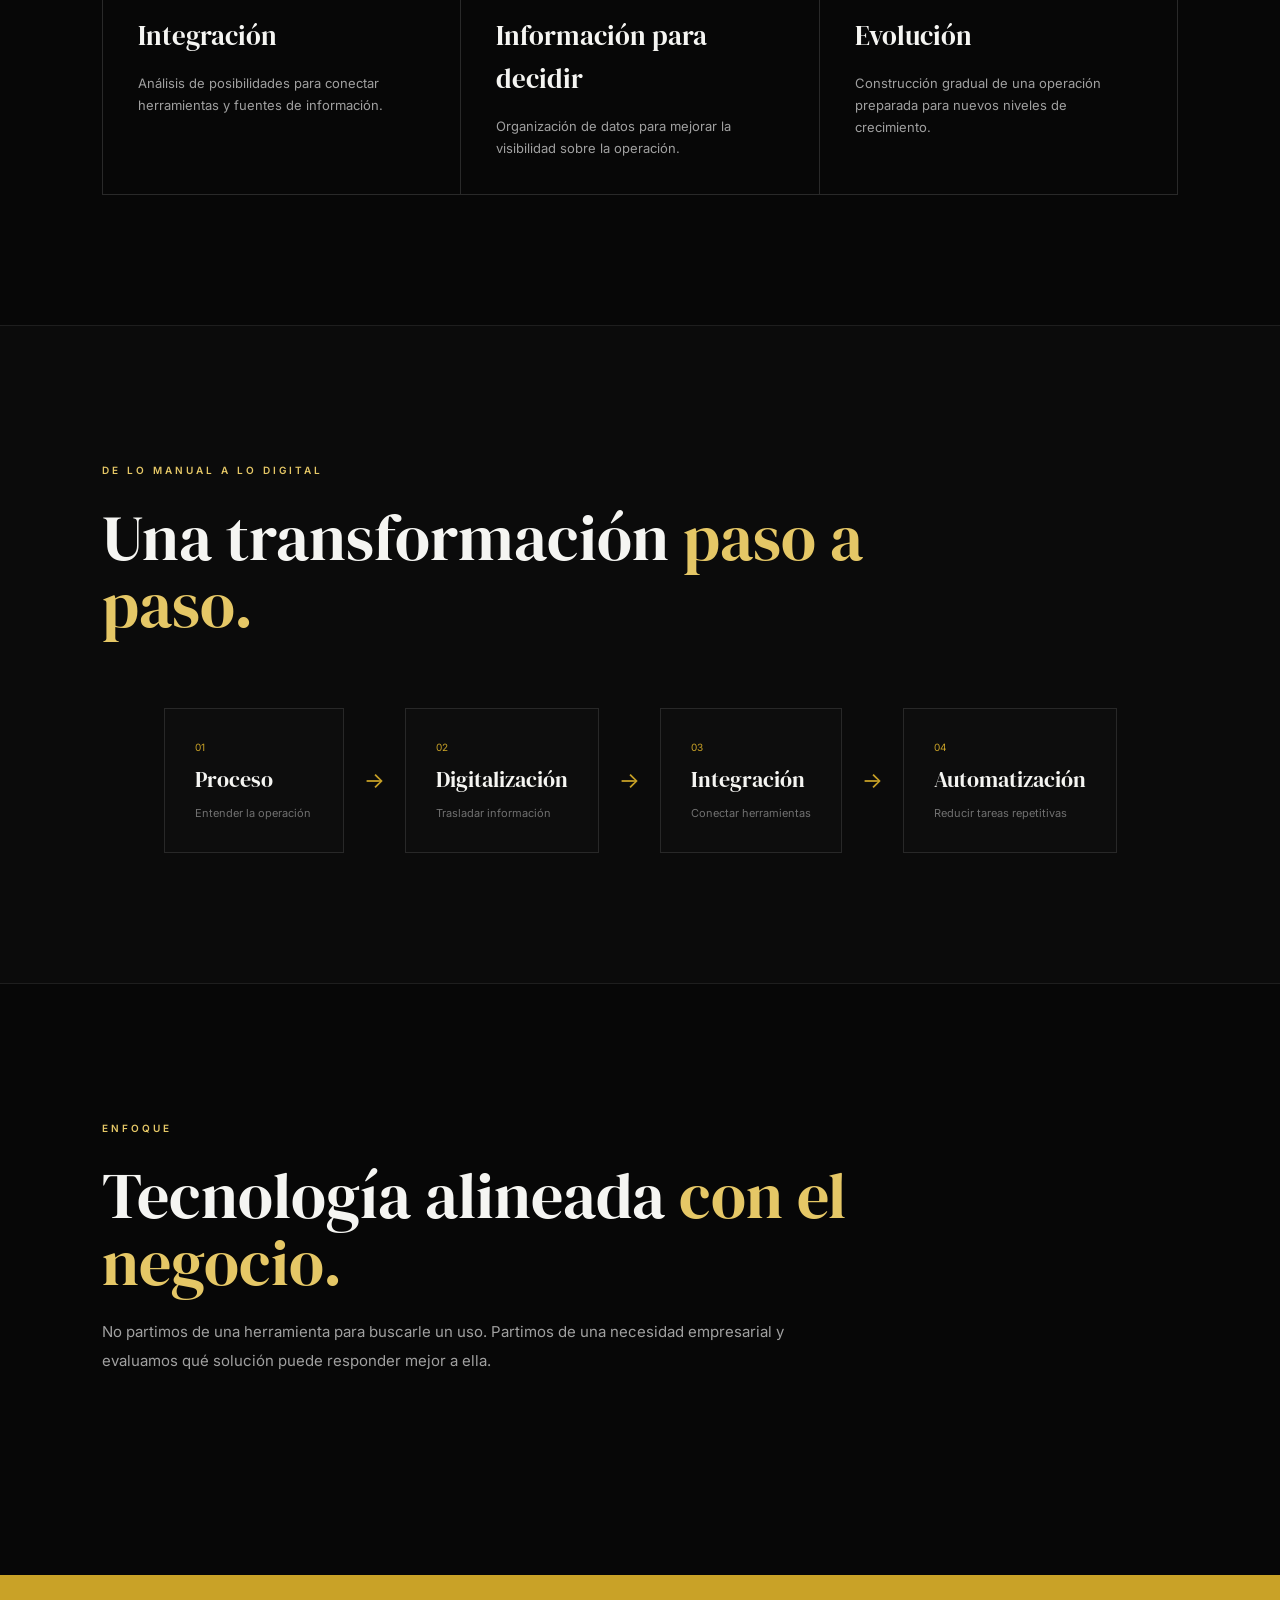
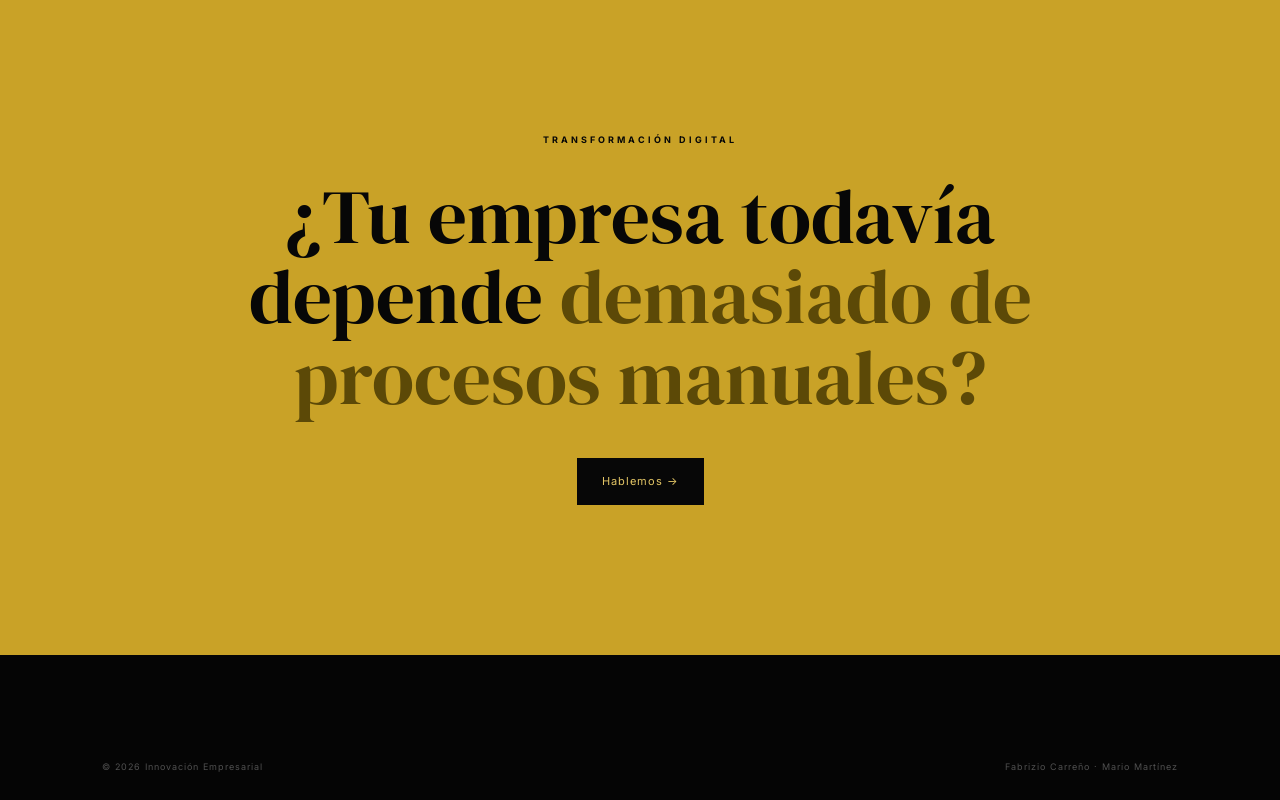
<file: servicios/transformacion-digital.html>
<!DOCTYPE html>
<html lang="es">

<head>

    <meta charset="UTF-8">
    <meta name="viewport" content="width=device-width, initial-scale=1.0">

    <title>Transformación Digital | Innovación Empresarial</title>

    <link rel="preconnect" href="https://fonts.googleapis.com">
    <link rel="preconnect" href="https://fonts.gstatic.com" crossorigin>

    <link
        href="https://fonts.googleapis.com/css2?family=DM+Serif+Display&family=Inter:wght@300;400;500;600;700&display=swap"
        rel="stylesheet"
    >

    <link rel="stylesheet" href="../styles.css">

</head>

<body>

<header class="navbar">

    <a href="../index.html" class="logo">
        <img src="../assets/logo.svg" alt="Innovación Empresarial">
    </a>

    <nav class="nav-links">

        <a href="../index.html">Inicio</a>

        <div class="nav-dropdown">

            <a href="#">Servicios <span>⌄</span></a>

            <div class="dropdown-menu">

                <a href="innovacion-procesos.html">Innovación de Procesos</a>
                <a href="automatizacion.html">Automatización</a>
                <a href="transformacion-digital.html">Transformación Digital</a>
                <a href="capacitacion.html">Capacitación</a>

            </div>

        </div>

        <a href="../metodologia.html">Metodología</a>
        <a href="../nosotros.html">Nosotros</a>
        <a href="../contacto.html">Contacto</a>

    </nav>

    <a href="../contacto.html" class="nav-button">Hablemos</a>

    <button class="menu-button" id="menuButton">☰</button>

</header>


<div class="mobile-menu" id="mobileMenu">

    <a href="../index.html">Inicio</a>
    <a href="innovacion-procesos.html">Innovación de Procesos</a>
    <a href="automatizacion.html">Automatización</a>
    <a href="transformacion-digital.html">Transformación Digital</a>
    <a href="capacitacion.html">Capacitación</a>
    <a href="../metodologia.html">Metodología</a>
    <a href="../nosotros.html">Nosotros</a>
    <a href="../contacto.html">Contacto</a>

</div>


<section class="inner-hero">

    <div class="hero-grid"></div>

    <div class="inner-hero-content">

        <span class="eyebrow">
            SERVICIO · 03
        </span>

        <h1>
            Transformación
            <span>Digital.</span>
        </h1>

        <p>
            Ayudamos a las empresas a pasar de procesos dispersos
            y manuales hacia formas de trabajo más digitales,
            organizadas y conectadas.
        </p>

        <div class="hero-buttons">

            <a href="../contacto.html" class="button button-gold">
                Digitalizar mi empresa →
            </a>

            <a href="../index.html" class="button button-outline">
                Volver al inicio
            </a>

        </div>

    </div>

</section>


<section class="section">

    <div class="section-header">

        <span class="section-number">
            TRANSFORMACIÓN DIGITAL
        </span>

        <h2>
            Digitalizar no significa
            <em>simplemente usar más tecnología.</em>
        </h2>

        <p>
            La transformación digital implica revisar cómo
            se obtiene, organiza, procesa y utiliza la información
            dentro de la empresa.
        </p>

    </div>


    <div class="problem-grid">

        <article class="problem-card">

            <span>01</span>

            <h3>Procesos digitales</h3>

            <p>
                Identificación de oportunidades para trasladar
                determinadas actividades a entornos digitales.
            </p>

        </article>

        <article class="problem-card">

            <span>02</span>

            <h3>Información organizada</h3>

            <p>
                Estructuración de información para facilitar
                su consulta y utilización.
            </p>

        </article>

        <article class="problem-card">

            <span>03</span>

            <h3>Herramientas</h3>

            <p>
                Evaluación de herramientas digitales según
                las necesidades identificadas.
            </p>

        </article>

        <article class="problem-card">

            <span>04</span>

            <h3>Integración</h3>

            <p>
                Análisis de posibilidades para conectar
                herramientas y fuentes de información.
            </p>

        </article>

        <article class="problem-card">

            <span>05</span>

            <h3>Información para decidir</h3>

            <p>
                Organización de datos para mejorar
                la visibilidad sobre la operación.
            </p>

        </article>

        <article class="problem-card">

            <span>06</span>

            <h3>Evolución</h3>

            <p>
                Construcción gradual de una operación
                preparada para nuevos niveles de crecimiento.
            </p>

        </article>

    </div>

</section>


<section class="section dark-section">

    <div class="section-header">

        <span class="section-number">
            DE LO MANUAL A LO DIGITAL
        </span>

        <h2>
            Una transformación
            <em>paso a paso.</em>
        </h2>

    </div>


    <div class="process-flow">

        <div>
            <span>01</span>
            <strong>Proceso</strong>
            <small>Entender la operación</small>
        </div>

        <div class="flow-arrow">→</div>

        <div>
            <span>02</span>
            <strong>Digitalización</strong>
            <small>Trasladar información</small>
        </div>

        <div class="flow-arrow">→</div>

        <div>
            <span>03</span>
            <strong>Integración</strong>
            <small>Conectar herramientas</small>
        </div>

        <div class="flow-arrow">→</div>

        <div>
            <span>04</span>
            <strong>Automatización</strong>
            <small>Reducir tareas repetitivas</small>
        </div>

    </div>

</section>


<section class="section">

    <div class="section-header">

        <span class="section-number">
            ENFOQUE
        </span>

        <h2>
            Tecnología alineada
            <em>con el negocio.</em>
        </h2>

        <p>
            No partimos de una herramienta para buscarle un uso.
            Partimos de una necesidad empresarial y evaluamos
            qué solución puede responder mejor a ella.
        </p>

    </div>

</section>


<section class="cta-section">

    <div class="cta-content">

        <span>
            TRANSFORMACIÓN DIGITAL
        </span>

        <h2>
            ¿Tu empresa todavía depende
            <em>demasiado de procesos manuales?</em>
        </h2>

        <a href="../contacto.html" class="button button-dark">
            Hablemos →
        </a>

    </div>

</section>


<footer class="footer">

    <div class="footer-bottom">

        <span>© 2026 Innovación Empresarial</span>

        <span>Fabrizio Carreño · Mario Martínez</span>

    </div>

</footer>

<script src="../script.js"></script>

</body>
</html>
</file>
<file: styles.css>
/* =====================================================
   VARIABLES
===================================================== */

:root {

    --black: #070707;
    --black-2: #0b0b0b;
    --black-3: #101010;

    --gold: #c9a227;
    --gold-light: #e5c766;
    --gold-dark: #806618;

    --white: #f5f5f2;
    --gray: #a0a0a0;
    --gray-2: #707070;

    --border: rgba(255,255,255,0.08);
    --gold-border: rgba(201,162,39,0.25);

    --serif: "DM Serif Display", Georgia, serif;
    --sans: "Inter", Arial, sans-serif;
}


/* =====================================================
   RESET
===================================================== */

* {
    margin: 0;
    padding: 0;
    box-sizing: border-box;
}

html {
    scroll-behavior: smooth;
}

body {

    background: var(--black);

    color: var(--white);

    font-family: var(--sans);

    line-height: 1.6;

    overflow-x: hidden;
}

body::selection {
    background: var(--gold);
    color: var(--black);
}

a {
    color: inherit;
    text-decoration: none;
}

button,
input,
textarea,
select {
    font-family: inherit;
}


/* =====================================================
   LOGO
===================================================== */

.logo {

    display: flex;

    align-items: center;

    width: 170px;
}

.logo img {

    width: 100%;

    max-height: 52px;

    object-fit: contain;

    object-position: left center;
}


/* =====================================================
   NAVBAR
===================================================== */

.navbar {

    position: fixed;

    top: 0;
    left: 0;

    width: 100%;

    height: 82px;

    padding: 0 6%;

    display: flex;

    align-items: center;

    justify-content: space-between;

    z-index: 1000;

    background: rgba(7,7,7,0.86);

    backdrop-filter: blur(18px);

    border-bottom: 1px solid var(--border);
}

.nav-links {

    display: flex;

    align-items: center;

    gap: 32px;
}

.nav-links > a,
.nav-dropdown > a {

    color: #bdbdbd;

    font-size: 13px;

    transition: 0.3s;
}

.nav-links > a:hover,
.nav-dropdown > a:hover {

    color: var(--gold-light);
}


.nav-dropdown {

    position: relative;
}

.nav-dropdown > a {

    display: flex;

    gap: 6px;

    align-items: center;
}


.dropdown-menu {

    position: absolute;

    top: 30px;

    left: -30px;

    width: 260px;

    padding: 10px;

    background: #0e0e0e;

    border: 1px solid var(--gold-border);

    opacity: 0;

    visibility: hidden;

    transform: translateY(10px);

    transition: 0.25s;
}

.nav-dropdown:hover .dropdown-menu {

    opacity: 1;

    visibility: visible;

    transform: translateY(0);
}

.dropdown-menu a {

    display: block;

    padding: 13px;

    color: #aaa;

    font-size: 12px;

    transition: 0.25s;
}

.dropdown-menu a:hover {

    background: rgba(201,162,39,0.08);

    color: var(--gold-light);
}


.nav-button {

    border: 1px solid var(--gold);

    color: var(--gold-light);

    padding: 11px 21px;

    font-size: 11px;

    letter-spacing: 1.5px;

    transition: 0.3s;
}

.nav-button:hover {

    background: var(--gold);

    color: var(--black);
}


.menu-button {

    display: none;

    background: none;

    border: none;

    color: var(--white);

    font-size: 26px;

    cursor: pointer;
}


/* =====================================================
   MOBILE MENU
===================================================== */

.mobile-menu {

    display: none;

    position: fixed;

    top: 82px;

    left: 0;

    width: 100%;

    padding: 25px;

    background: #080808;

    z-index: 999;

    border-bottom: 1px solid var(--gold-border);
}

.mobile-menu.active {

    display: flex;

    flex-direction: column;

    gap: 4px;
}

.mobile-menu a {

    padding: 15px 0;

    border-bottom: 1px solid var(--border);

    color: #ccc;

    font-size: 14px;
}


/* =====================================================
   HERO
===================================================== */

.hero,
.inner-hero {

    min-height: 100vh;

    position: relative;

    display: flex;

    align-items: center;

    padding: 150px 8% 90px;

    overflow: hidden;
}

.inner-hero {

    min-height: 78vh;
}

.hero-content,
.inner-hero-content {

    position: relative;

    z-index: 2;

    max-width: 1000px;
}

.inner-hero-content {

    max-width: 900px;
}

.eyebrow,
.section-number {

    color: var(--gold-light);

    font-size: 10px;

    font-weight: 600;

    letter-spacing: 3px;
}


.hero h1,
.inner-hero h1 {

    font-family: var(--serif);

    font-weight: 400;

    font-size: clamp(55px, 7vw, 105px);

    line-height: 0.98;

    margin: 28px 0;
}

.inner-hero h1 {

    font-size: clamp(55px, 6vw, 90px);
}

.hero h1 span,
.inner-hero h1 span {

    display: block;

    color: var(--gold-light);
}


.hero-description,
.inner-hero-content > p {

    max-width: 700px;

    color: var(--gray);

    font-size: 17px;

    line-height: 1.8;

    margin-bottom: 40px;
}


.hero-buttons {

    display: flex;

    gap: 14px;

    flex-wrap: wrap;
}


/* =====================================================
   HERO BACKGROUND
===================================================== */

.hero-grid {

    position: absolute;

    inset: 0;

    opacity: 0.18;

    background-image:
        linear-gradient(rgba(255,255,255,0.06) 1px, transparent 1px),
        linear-gradient(90deg, rgba(255,255,255,0.06) 1px, transparent 1px);

    background-size: 80px 80px;

    mask-image: linear-gradient(to right, black, transparent);
}

.hero-orbit {

    position: absolute;

    border: 1px solid rgba(201,162,39,0.15);

    border-radius: 50%;
}

.orbit-one {

    width: 720px;

    height: 720px;

    right: -260px;

    top: 100px;
}

.orbit-two {

    width: 460px;

    height: 460px;

    right: -70px;

    top: 230px;
}


.hero-bottom {

    position: absolute;

    left: 8%;

    right: 8%;

    bottom: 30px;

    display: flex;

    align-items: center;

    gap: 20px;

    color: #555;

    font-size: 9px;

    letter-spacing: 2px;
}

.hero-bottom div {

    height: 1px;

    flex: 1;

    background: #242424;
}


/* =====================================================
   BUTTONS
===================================================== */

.button {

    display: inline-flex;

    align-items: center;

    justify-content: center;

    gap: 15px;

    padding: 15px 25px;

    border: none;

    font-size: 11px;

    letter-spacing: 1px;

    cursor: pointer;

    transition: 0.3s;
}

.button-gold {

    background: var(--gold);

    color: var(--black);
}

.button-gold:hover {

    background: var(--gold-light);

    transform: translateY(-3px);
}

.button-outline {

    border: 1px solid #444;

    background: transparent;

    color: var(--white);
}

.button-outline:hover {

    border-color: var(--gold);

    color: var(--gold-light);
}

.button-dark {

    background: var(--black);

    color: var(--gold-light);
}

.button-dark:hover {

    transform: translateY(-3px);
}


/* =====================================================
   SECTIONS
===================================================== */

.section {

    padding: 130px 8%;
}

.dark-section {

    background: var(--black-2);

    border-top: 1px solid var(--border);

    border-bottom: 1px solid var(--border);
}

.section-header {

    max-width: 900px;

    margin-bottom: 70px;
}

.section-header h2,
.about-grid h2,
.contact-information h2 {

    font-family: var(--serif);

    font-weight: 400;

    font-size: clamp(43px, 5vw, 72px);

    line-height: 1.05;

    margin: 22px 0;
}

.section-header h2 em,
.about-grid h2 em,
.contact-information h2 em {

    color: var(--gold-light);

    font-style: normal;
}

.section-header p {

    max-width: 700px;

    color: var(--gray);

    font-size: 15px;

    line-height: 1.9;
}


/* =====================================================
   PROBLEM CARDS
===================================================== */

.problem-grid {

    display: grid;

    grid-template-columns: repeat(3, 1fr);

    border-top: 1px solid #292929;

    border-left: 1px solid #292929;
}

.problem-card {

    min-height: 250px;

    padding: 35px;

    border-right: 1px solid #292929;

    border-bottom: 1px solid #292929;

    transition: 0.35s;
}

.problem-card:hover {

    background: #111;

    border-color: var(--gold-border);
}

.problem-card > span {

    color: var(--gold);

    font-size: 10px;

    letter-spacing: 2px;
}

.problem-card h3 {

    font-family: var(--serif);

    font-size: 27px;

    font-weight: 400;

    margin: 40px 0 15px;
}

.problem-card p {

    color: var(--gray);

    font-size: 13px;

    line-height: 1.7;
}


/* =====================================================
   SERVICES
===================================================== */

.services-list {

    border-top: 1px solid #292929;
}

.service {

    display: grid;

    grid-template-columns: 80px 1fr 50px;

    gap: 30px;

    align-items: center;

    padding: 45px 10px;

    border-bottom: 1px solid #292929;

    transition: 0.35s;
}

.service:hover {

    background: rgba(201,162,39,0.035);

    padding-left: 25px;
}

.service-number {

    color: var(--gold);

    font-size: 11px;
}

.service-main > span {

    color: #666;

    font-size: 9px;

    letter-spacing: 2px;
}

.service h3 {

    font-family: var(--serif);

    font-weight: 400;

    font-size: 41px;

    margin: 7px 0;
}

.service p {

    max-width: 750px;

    color: var(--gray);

    font-size: 13px;
}

.service-arrow {

    color: var(--gold);

    font-size: 29px;

    transition: 0.3s;
}

.service:hover .service-arrow {

    transform: translateX(8px);
}


/* =====================================================
   METHOD GRID
===================================================== */

.method-grid {

    display: grid;

    grid-template-columns: repeat(4, 1fr);

    border-top: 1px solid #292929;

    border-left: 1px solid #292929;

    margin-bottom: 50px;
}

.method-grid > div {

    min-height: 220px;

    padding: 35px;

    border-right: 1px solid #292929;

    border-bottom: 1px solid #292929;
}

.method-grid span {

    color: var(--gold);

    font-size: 10px;
}

.method-grid h3 {

    font-family: var(--serif);

    font-weight: 400;

    font-size: 27px;

    margin: 35px 0 10px;
}

.method-grid p {

    color: var(--gray);

    font-size: 13px;
}

.center-button {

    text-align: center;
}


/* =====================================================
   PROCESS FLOW
===================================================== */

.process-flow {

    display: flex;

    align-items: stretch;

    justify-content: center;

    flex-wrap: wrap;

    gap: 0;
}

.process-flow > div:not(.flow-arrow) {

    min-width: 180px;

    padding: 30px;

    background: #0d0d0d;

    border: 1px solid #282828;

    display: flex;

    flex-direction: column;

    gap: 7px;
}

.process-flow span {

    color: var(--gold);

    font-size: 10px;
}

.process-flow strong {

    font-family: var(--serif);

    font-size: 22px;

    font-weight: 400;
}

.process-flow small {

    color: var(--gray-2);

    font-size: 11px;
}

.flow-arrow {

    display: flex;

    align-items: center;

    justify-content: center;

    padding: 0 20px;

    color: var(--gold);

    font-size: 22px;
}


/* =====================================================
   PHILOSOPHY
===================================================== */

.philosophy {

    padding: 130px 8%;

    background: var(--gold);

    color: var(--black);

    display: grid;

    grid-template-columns: 1fr 1fr;

    gap: 100px;
}

.philosophy .section-number {

    color: #55460e;
}

.philosophy h2 {

    font-family: var(--serif);

    font-weight: 400;

    font-size: clamp(45px, 5vw, 75px);

    line-height: 1.05;

    margin: 25px 0;
}

.philosophy h2 em {

    color: #5b4907;

    font-style: normal;
}

.philosophy p {

    max-width: 650px;

    color: #4d3e0c;

    line-height: 1.8;
}

.philosophy-principles {

    display: flex;

    flex-direction: column;

    justify-content: center;
}

.philosophy-principles div {

    display: flex;

    align-items: center;

    gap: 25px;

    padding: 25px 0;

    border-bottom: 1px solid rgba(0,0,0,0.22);
}

.philosophy-principles span {

    color: #604d09;

    font-size: 10px;
}

.philosophy-principles strong {

    font-size: 14px;
}


/* =====================================================
   ABOUT
===================================================== */

.about-grid {

    display: grid;

    grid-template-columns: 1fr 1fr;

    gap: 100px;

    align-items: start;
}

.about-grid p {

    color: var(--gray);

    font-size: 15px;

    line-height: 1.9;

    margin-bottom: 25px;
}

.text-link {

    display: inline-block;

    color: var(--gold-light);

    border-bottom: 1px solid var(--gold);

    padding-bottom: 5px;

    font-size: 12px;
}


/* =====================================================
   FOUNDERS
===================================================== */

.founders-grid {

    display: grid;

    grid-template-columns: 1fr 1fr;

    gap: 25px;
}

.founder-card {

    padding: 45px;

    border: 1px solid #292929;

    background: #0d0d0d;
}

.founder-initial {

    width: 75px;

    height: 75px;

    display: grid;

    place-items: center;

    border: 1px solid var(--gold);

    color: var(--gold);

    font-family: var(--serif);

    font-size: 22px;

    margin-bottom: 35px;
}

.founder-card > span {

    color: var(--gold);

    font-size: 9px;

    letter-spacing: 2px;
}

.founder-card h3 {

    font-family: var(--serif);

    font-size: 32px;

    font-weight: 400;

    margin: 10px 0 15px;
}

.founder-card p {

    color: var(--gray);

    font-size: 13px;
}


/* =====================================================
   METHODOLOGY PAGE
===================================================== */

.methodology-list {

    border-top: 1px solid #292929;
}

.methodology-item {

    display: grid;

    grid-template-columns: 100px 1fr;

    gap: 40px;

    padding: 45px 10px;

    border-bottom: 1px solid #292929;
}

.methodology-item > span {

    color: var(--gold);

    font-size: 12px;

    letter-spacing: 2px;
}

.methodology-item h3 {

    font-family: var(--serif);

    font-size: 40px;

    font-weight: 400;

    margin-bottom: 10px;
}

.methodology-item p {

    max-width: 700px;

    color: var(--gray);

    font-size: 14px;
}


/* =====================================================
   CONTACT
===================================================== */

.contact-grid {

    display: grid;

    grid-template-columns: 0.9fr 1.1fr;

    gap: 100px;

    align-items: start;
}

.contact-information p {

    max-width: 550px;

    color: var(--gray);

    font-size: 15px;

    line-height: 1.9;

    margin-bottom: 45px;
}

.contact-detail {

    padding: 20px 0;

    border-top: 1px solid #292929;

    display: flex;

    flex-direction: column;

    gap: 6px;
}

.contact-detail span {

    color: var(--gold);

    font-size: 9px;

    letter-spacing: 2px;
}

.contact-detail a {

    color: var(--white);

    font-size: 14px;

    transition: 0.3s;
}

.contact-detail a:hover {

    color: var(--gold-light);
}


.contact-form {

    padding: 45px;

    background: #0d0d0d;

    border: 1px solid #252525;
}

.form-group {

    margin-bottom: 24px;
}

.form-group label {

    display: block;

    color: #aaa;

    font-size: 11px;

    margin-bottom: 8px;
}

.form-group input,
.form-group textarea,
.form-group select {

    width: 100%;

    background: #080808;

    border: 1px solid #292929;

    color: var(--white);

    padding: 14px 15px;

    outline: none;

    font-size: 13px;

    transition: 0.3s;
}

.form-group textarea {

    resize: vertical;
}

.form-group input:focus,
.form-group textarea:focus,
.form-group select:focus {

    border-color: var(--gold);
}

.form-group select option {

    background: #0b0b0b;

    color: white;
}

.form-button {

    width: 100%;

    margin-top: 10px;
}


/* =====================================================
   CTA
===================================================== */

.cta-section {

    position: relative;

    overflow: hidden;

    padding: 150px 8%;

    background: var(--gold);

    color: var(--black);

    text-align: center;
}

.cta-content {

    position: relative;

    z-index: 2;

    max-width: 950px;

    margin: auto;
}

.cta-content > span {

    font-size: 9px;

    letter-spacing: 3px;

    font-weight: 700;
}

.cta-content h2 {

    font-family: var(--serif);

    font-size: clamp(48px, 6vw, 82px);

    line-height: 1.05;

    font-weight: 400;

    margin: 25px 0 40px;
}

.cta-content h2 em {

    color: #5c4907;

    font-style: normal;
}

.cta-circle {

    position: absolute;

    border: 1px solid rgba(0,0,0,0.18);

    border-radius: 50%;
}

.circle-one {

    width: 600px;

    height: 600px;

    left: -300px;

    top: -200px;
}

.circle-two {

    width: 500px;

    height: 500px;

    right: -200px;

    bottom: -250px;
}


/* =====================================================
   FOOTER
===================================================== */

.footer {

    padding: 80px 8% 25px;

    background: #050505;
}

.footer-main {

    display: grid;

    grid-template-columns: 2fr 1fr 1fr 1fr;

    gap: 60px;

    padding-bottom: 70px;

    border-bottom: 1px solid #222;
}

.footer-logo {

    margin-bottom: 20px;
}

.footer-main > div:first-child > p {

    max-width: 350px;

    color: #777;

    font-size: 12px;

    line-height: 1.8;
}

.footer-column {

    display: flex;

    flex-direction: column;

    gap: 12px;
}

.footer-column h4 {

    color: var(--gold);

    font-size: 9px;

    letter-spacing: 2px;

    margin-bottom: 8px;
}

.footer-column a {

    color: #707070;

    font-size: 11px;

    transition: 0.3s;
}

.footer-column a:hover {

    color: var(--gold-light);
}

.footer-bottom {

    display: flex;

    justify-content: space-between;

    gap: 20px;

    padding-top: 25px;

    color: #505050;

    font-size: 9px;

    letter-spacing: 1px;
}


/* =====================================================
   SCROLL ANIMATION
===================================================== */

.scroll-hidden {

    opacity: 0;

    transform: translateY(30px);

    transition:
        opacity 0.7s ease,
        transform 0.7s ease;
}

.visible {

    opacity: 1;

    transform: translateY(0);
}


/* =====================================================
   RESPONSIVE
===================================================== */

@media (max-width: 1050px) {

    .nav-links,
    .nav-button {
        display: none;
    }

    .menu-button {
        display: block;
    }

    .problem-grid {
        grid-template-columns: repeat(2, 1fr);
    }

    .method-grid {
        grid-template-columns: repeat(2, 1fr);
    }

    .philosophy {
        grid-template-columns: 1fr;
        gap: 50px;
    }

    .about-grid {
        grid-template-columns: 1fr;
        gap: 50px;
    }

    .contact-grid {
        grid-template-columns: 1fr;
        gap: 60px;
    }

    .footer-main {
        grid-template-columns: 1fr 1fr;
    }
}


@media (max-width: 700px) {

    .navbar {
        padding: 0 5%;
    }

    .logo {
        width: 145px;
    }

    .hero,
    .inner-hero {
        padding: 135px 6% 80px;
    }

    .hero h1,
    .inner-hero h1 {
        font-size: 50px;
    }

    .hero-description,
    .inner-hero-content > p {
        font-size: 14px;
    }

    .section {
        padding: 90px 6%;
    }

    .section-header {
        margin-bottom: 50px;
    }

    .section-header h2,
    .about-grid h2,
    .contact-information h2 {
        font-size: 45px;
    }

    .problem-grid {
        grid-template-columns: 1fr;
    }

    .service {
        grid-template-columns: 35px 1fr 25px;

        gap: 15px;

        padding: 35px 5px;
    }

    .service h3 {
        font-size: 30px;
    }

    .method-grid {
        grid-template-columns: 1fr;
    }

    .process-flow {
        flex-direction: column;
    }

    .process-flow > div:not(.flow-arrow) {
        width: 100%;
    }

    .flow-arrow {
        padding: 12px;
        transform: rotate(90deg);
    }

    .founders-grid {
        grid-template-columns: 1fr;
    }

    .methodology-item {
        grid-template-columns: 45px 1fr;
        gap: 15px;
    }

    .methodology-item h3 {
        font-size: 31px;
    }

    .philosophy {
        padding: 90px 6%;
    }

    .cta-section {
        padding: 100px 6%;
    }

    .contact-form {
        padding: 25px;
    }

    .footer {
        padding: 60px 6% 25px;
    }

    .footer-main {
        grid-template-columns: 1fr;
        gap: 40px;
    }

    .footer-bottom {
        flex-direction: column;
    }
}


@media (max-width: 400px) {

    .hero h1,
    .inner-hero h1 {
        font-size: 43px;
    }

    .hero-buttons {
        flex-direction: column;
    }

    .button {
        width: 100%;
    }

    .service {
        grid-template-columns: 25px 1fr 18px;
    }

    .service h3 {
        font-size: 27px;
    }
}
</file>
